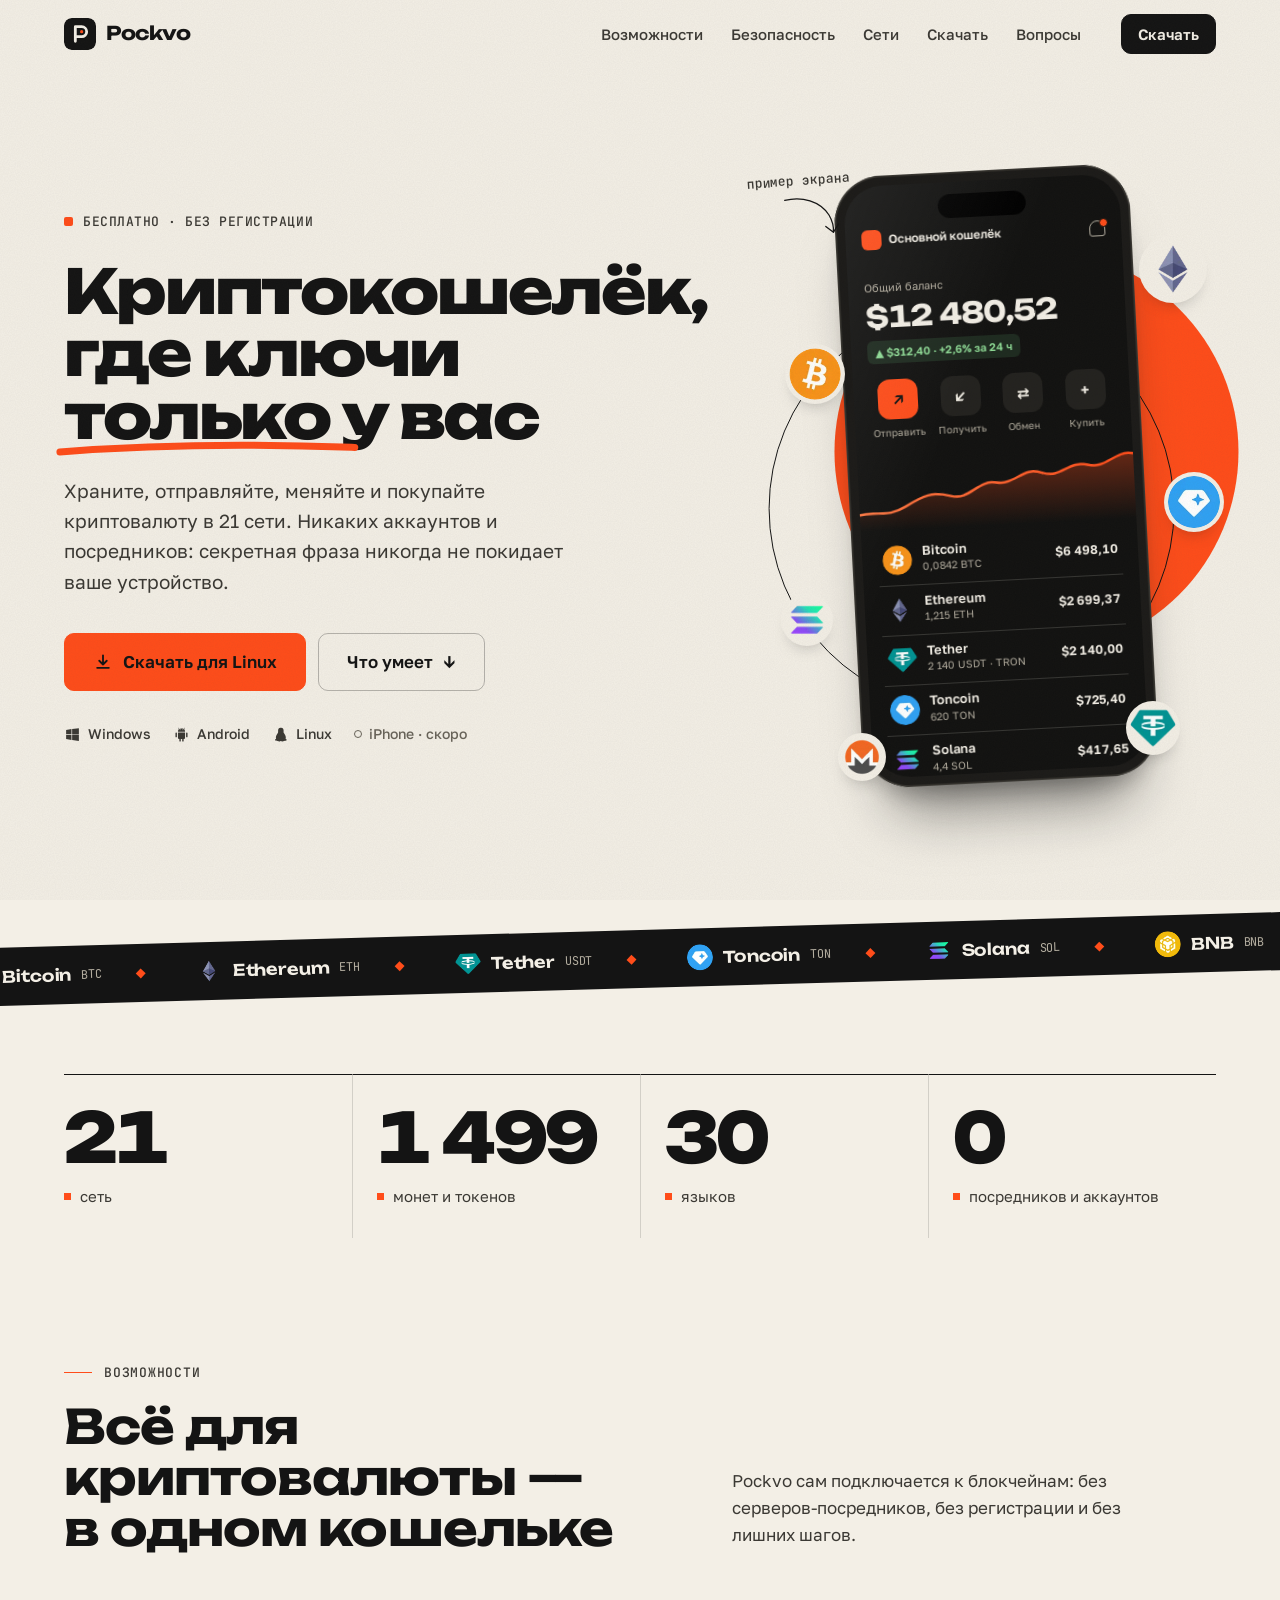
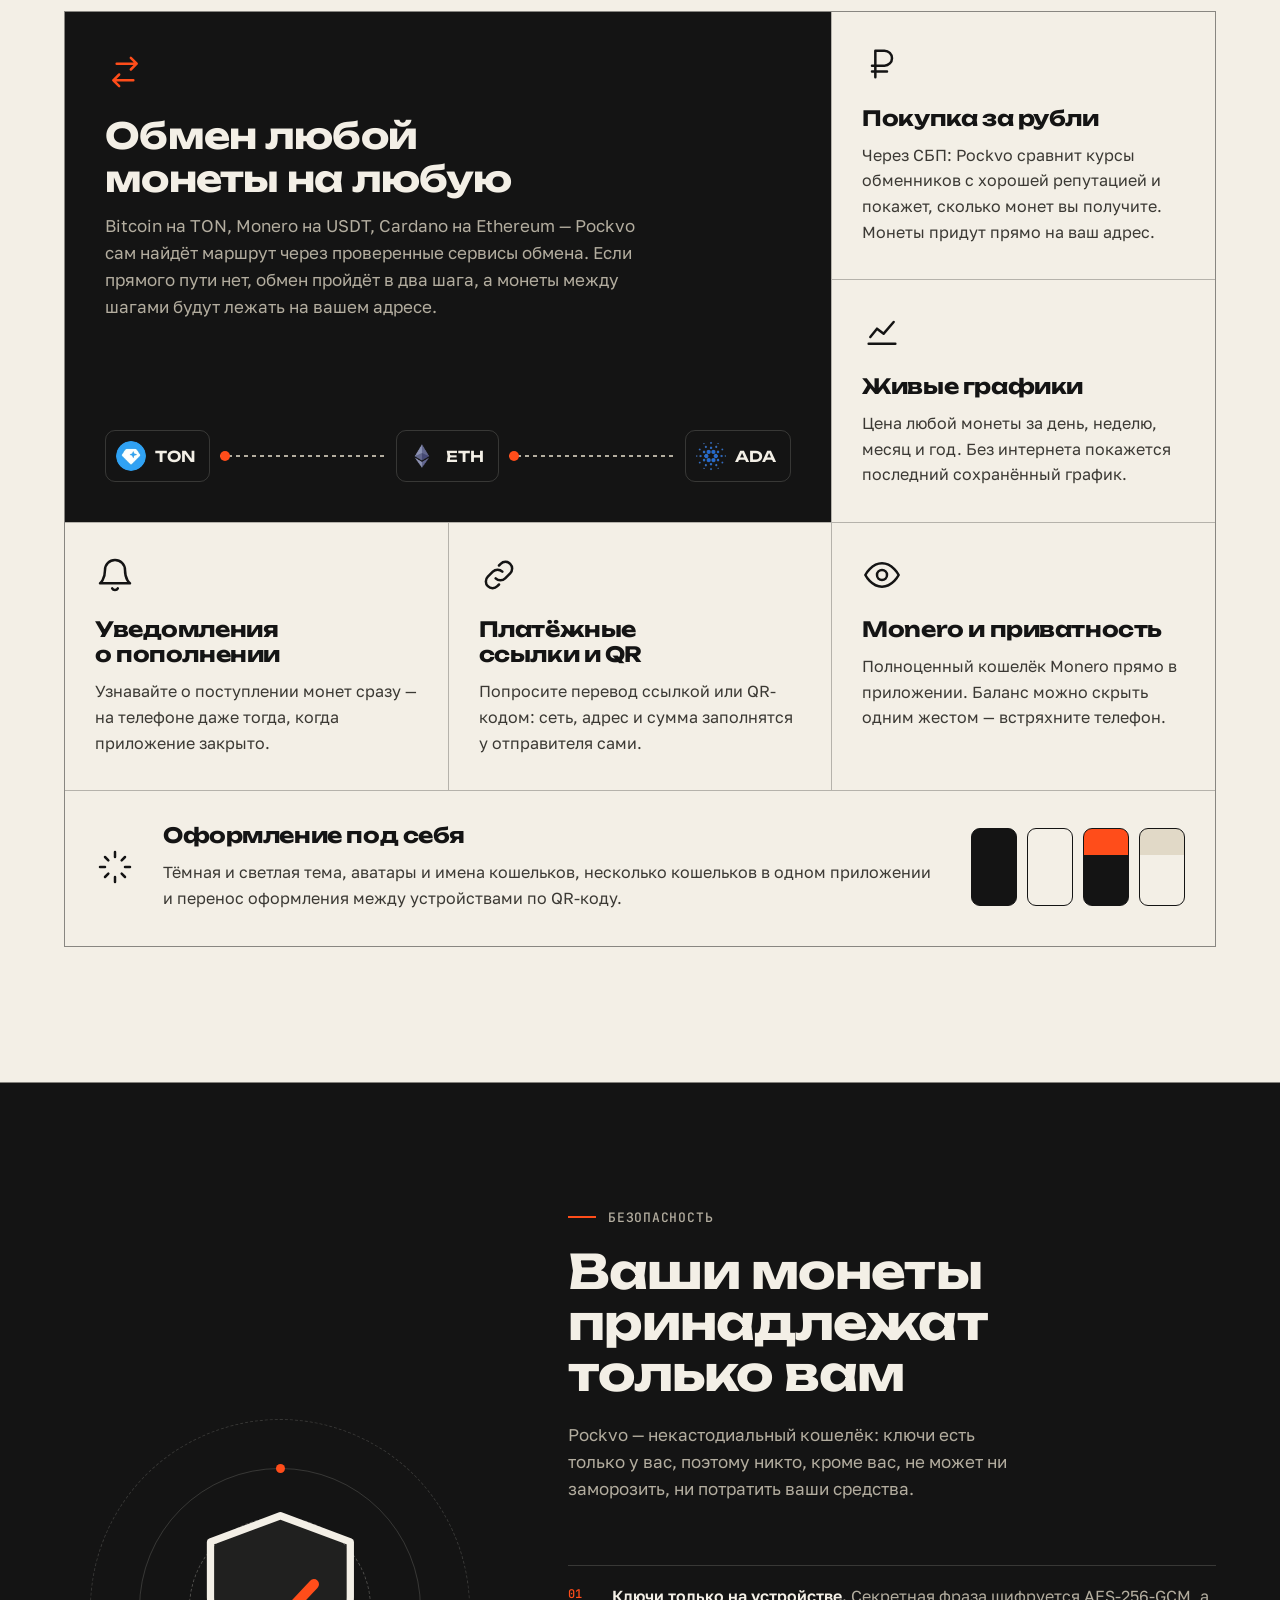
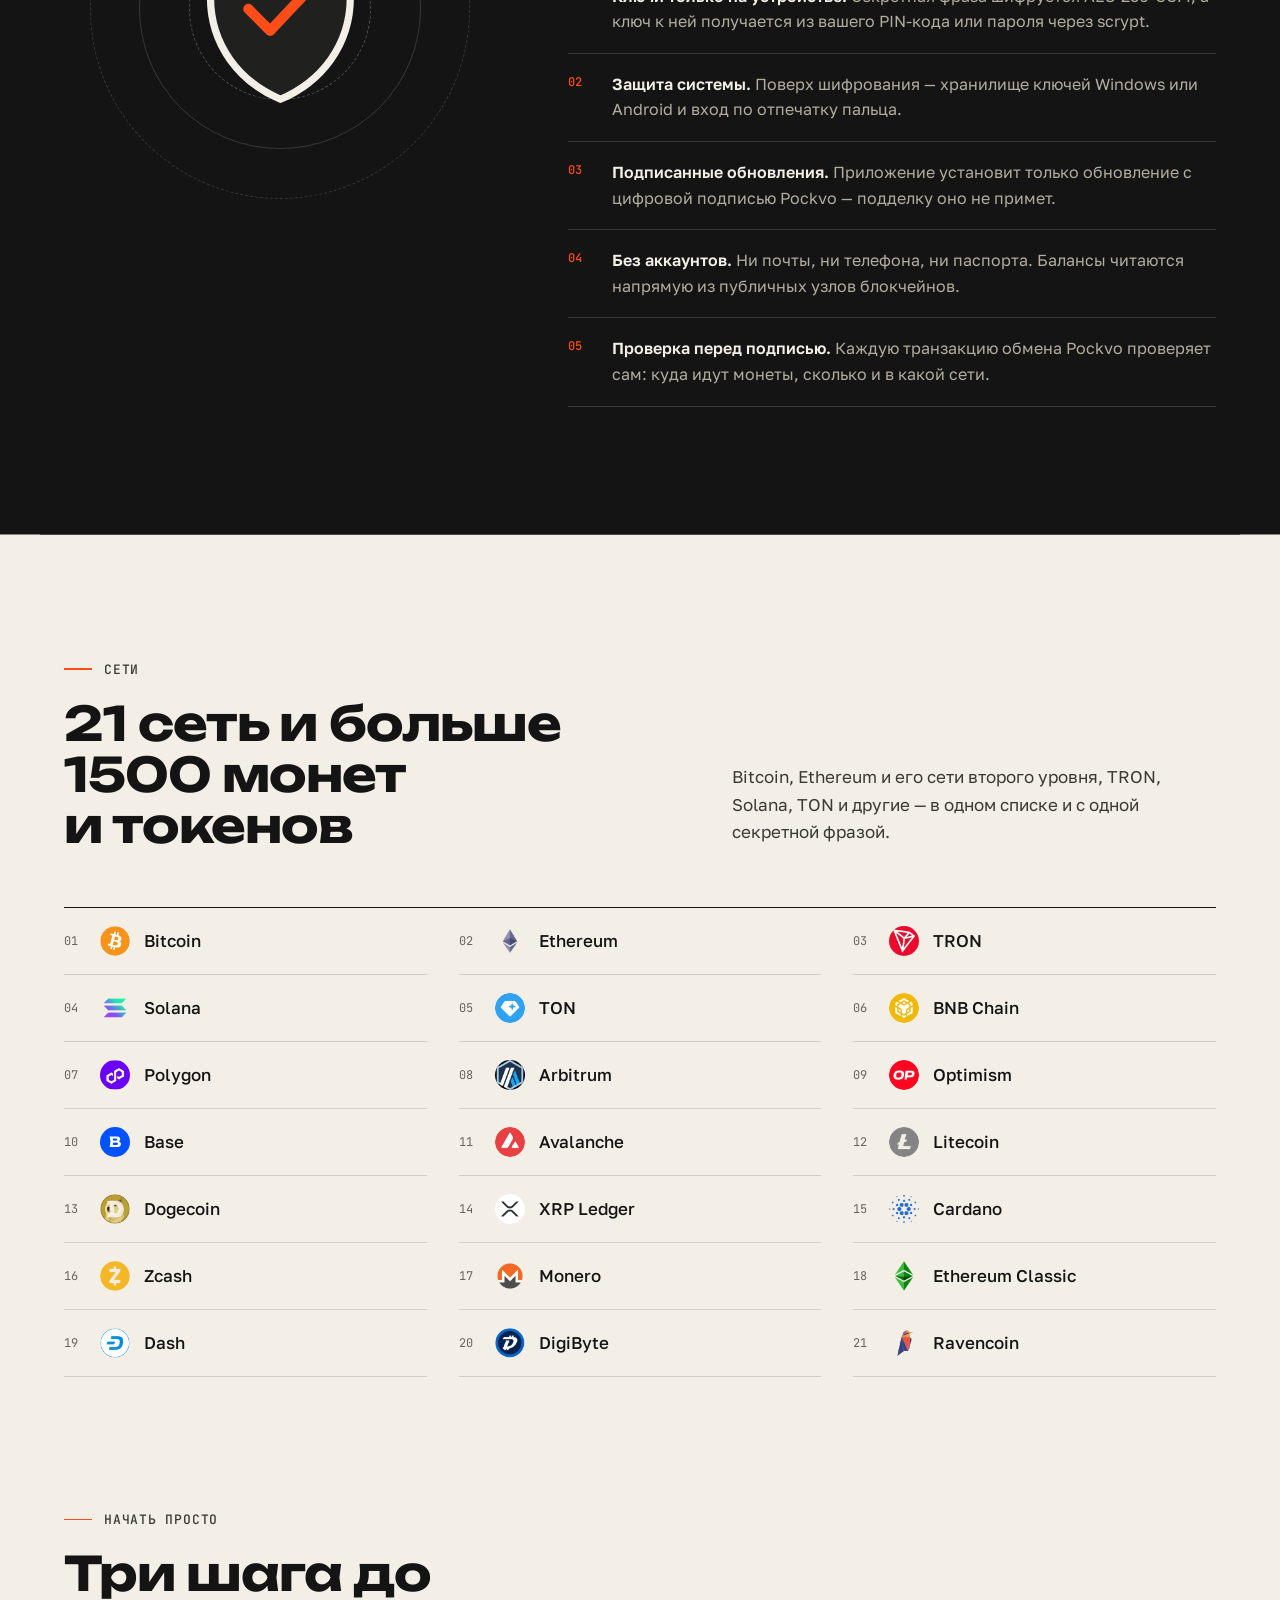
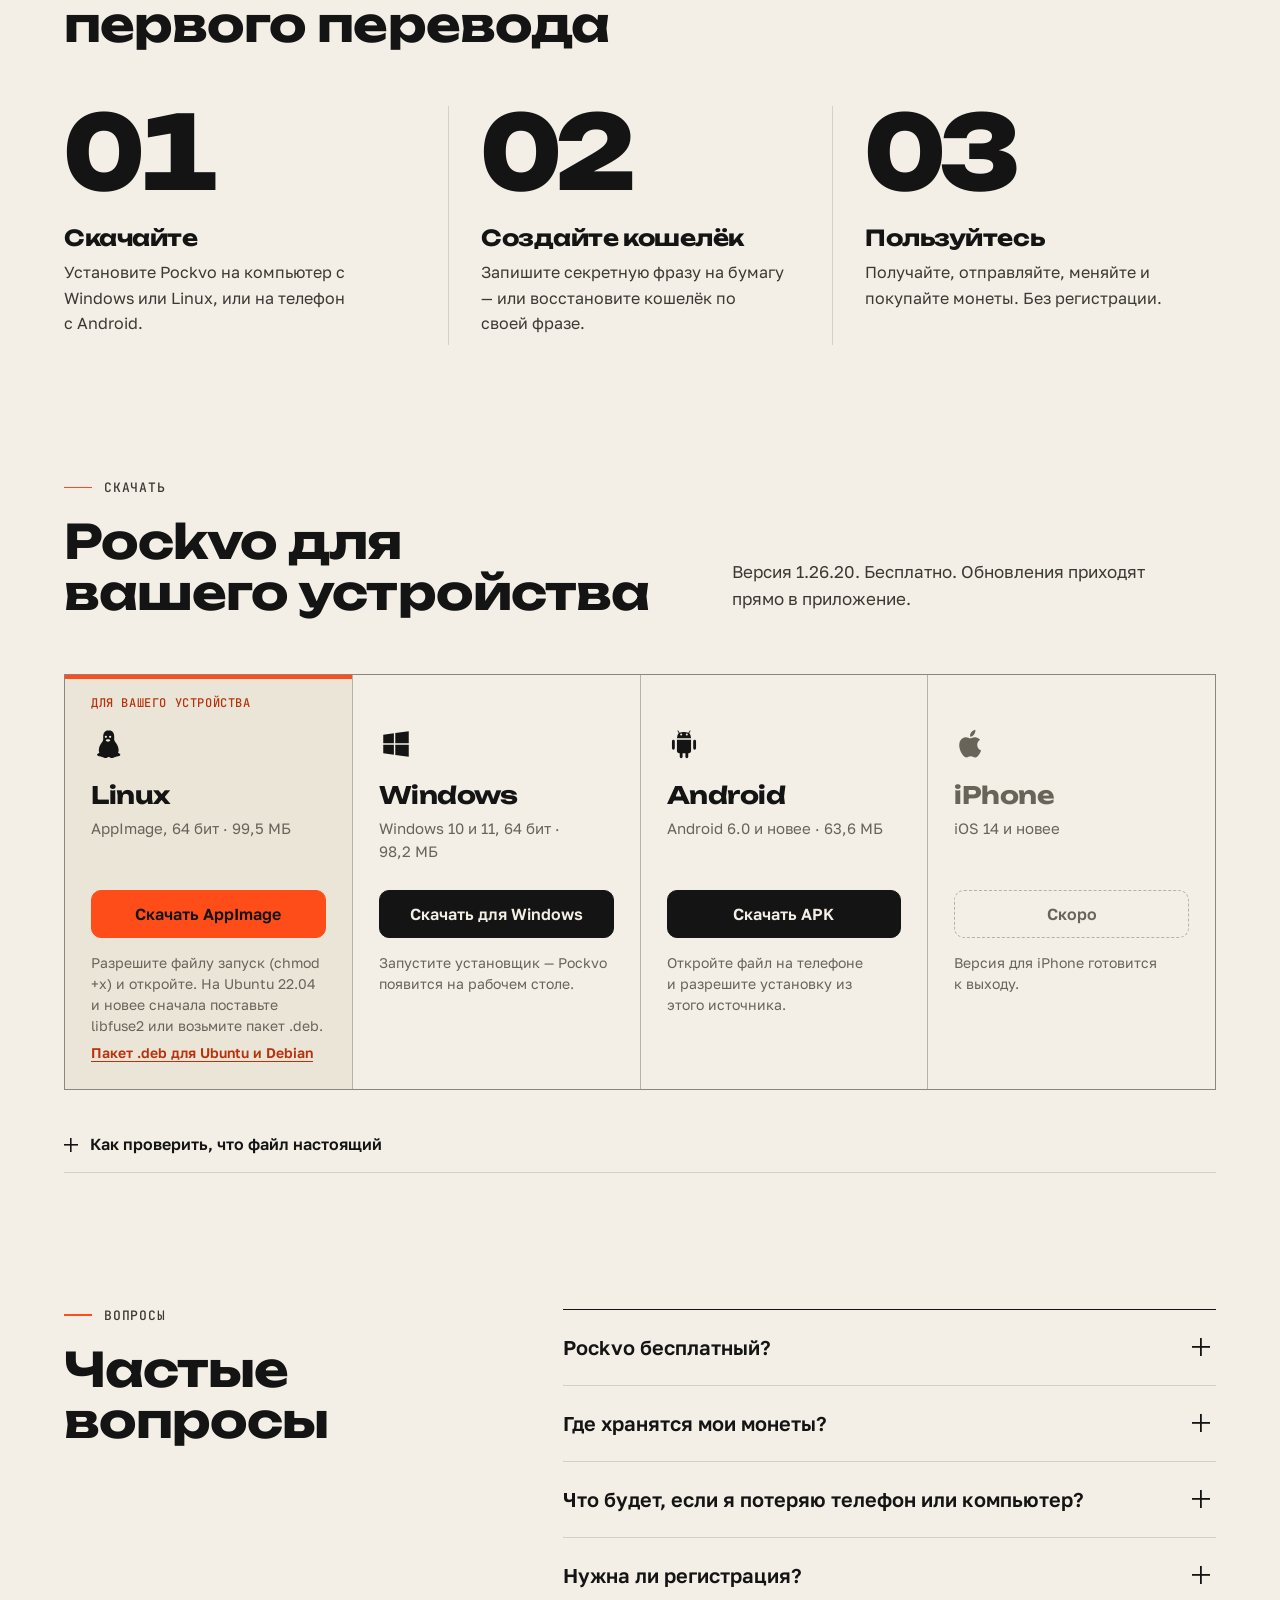
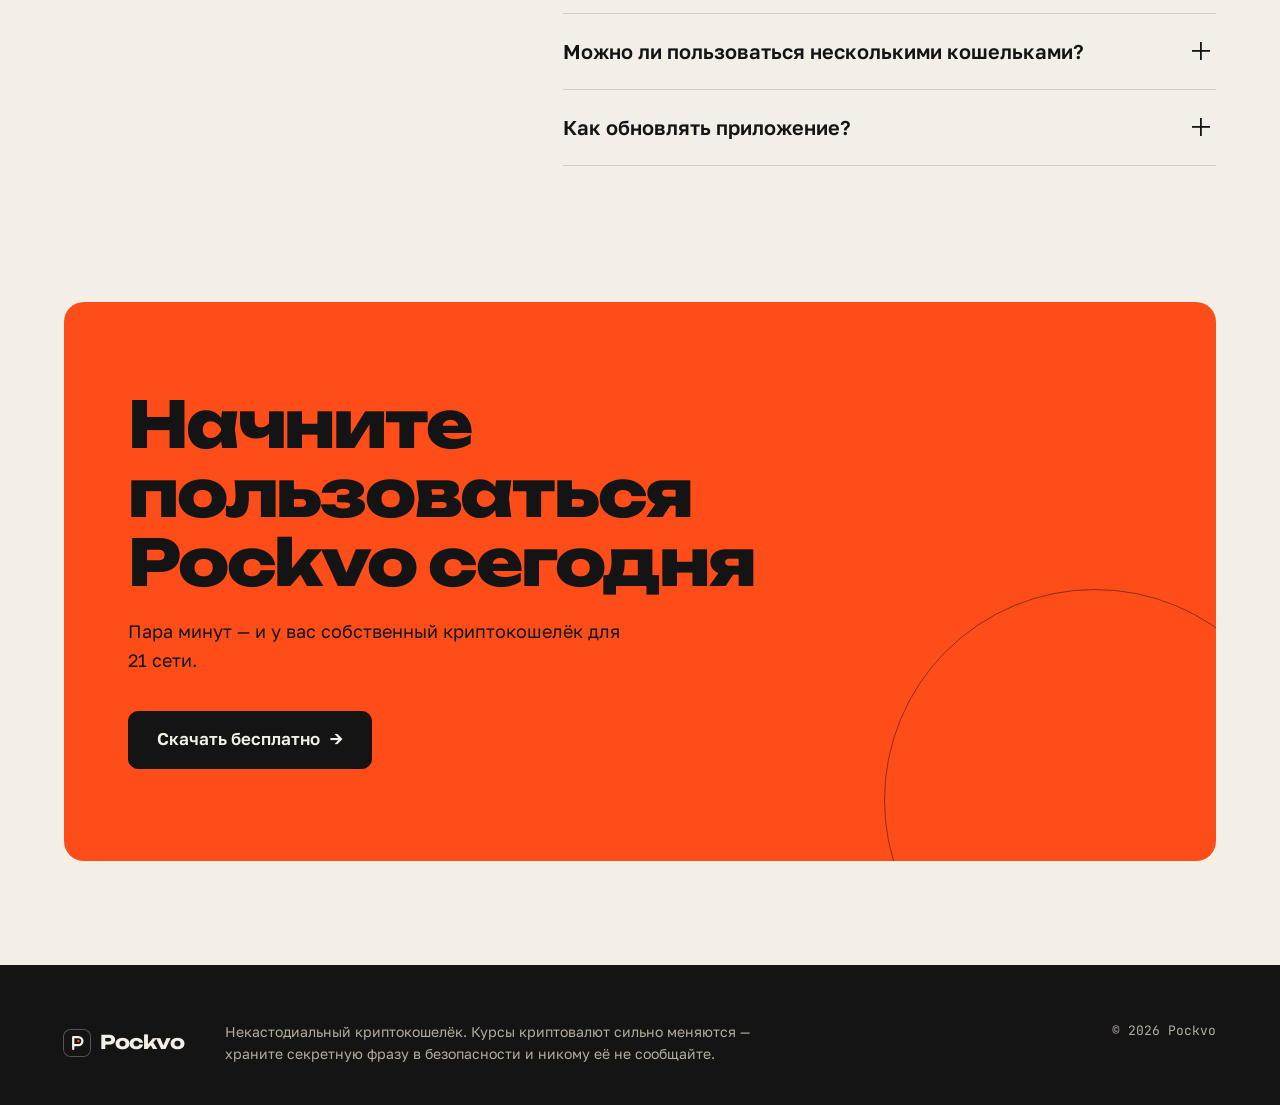
<file: index.html>
<!doctype html>
<html lang="ru">
<head>
<meta charset="utf-8" />
<meta name="viewport" content="width=device-width, initial-scale=1, viewport-fit=cover" />
<title>Pockvo — криптокошелёк, где ключи только у вас</title>
<meta name="description" content="Pockvo — бесплатный некастодиальный криптокошелёк для Windows, Android и Linux. 21 сеть, более 1500 монет и токенов, обмен любой монеты на любую, покупка за рубли. Ключи хранятся только на вашем устройстве." />
<meta name="theme-color" content="#f3efe6" />
<link rel="preconnect" href="https://fonts.googleapis.com" />
<link rel="preconnect" href="https://fonts.gstatic.com" crossorigin />
<link rel="stylesheet" href="https://fonts.googleapis.com/css2?family=Golos+Text:wght@400;500;600;700&family=JetBrains+Mono:wght@400;500&family=Unbounded:wght@500;700;800&display=swap" />
<meta property="og:title" content="Pockvo — криптокошелёк, где ключи только у вас" />
<meta property="og:description" content="21 сеть, 1500+ монет и токенов, обмен и покупка — без аккаунтов и посредников." />
<meta property="og:type" content="website" />
<meta property="og:url" content="https://pokvo.space/" />
<meta property="og:site_name" content="Pockvo" />
<meta property="og:locale" content="ru_RU" />
<meta property="og:image" content="https://pokvo.space/assets/og-image.png" />
<meta property="og:image:width" content="1200" />
<meta property="og:image:height" content="630" />
<meta property="og:image:alt" content="Pockvo — криптокошелёк, где ключи только у вас" />
<meta name="twitter:card" content="summary_large_image" />
<link rel="canonical" href="https://pokvo.space/" />
<link rel="icon" href="favicon.ico" sizes="16x16 32x32 48x48" />
<link rel="icon" href="assets/favicon-32.png" type="image/png" sizes="32x32" />
<link rel="icon" href="assets/mark.svg" type="image/svg+xml" />
<link rel="apple-touch-icon" href="assets/apple-touch-icon.png" />
<link rel="manifest" href="site.webmanifest" />
<script>document.documentElement.classList.add('js');</script>
<link rel="stylesheet" href="styles.css" />
</head>
<body>

<header class="nav" id="nav">
  <div class="wrap nav-in">
    <a class="brand" href="#top" aria-label="Pockvo — в начало">
      <img src="assets/mark.svg" alt="" width="32" height="32" />
      <span>Pockvo</span>
    </a>
    <nav class="links" id="links">
      <a href="#features">Возможности</a>
      <a href="#security">Безопасность</a>
      <a href="#networks">Сети</a>
      <a href="#download">Скачать</a>
      <a href="#faq">Вопросы</a>
    </nav>
    <a class="btn btn-sm btn-ink nav-cta" href="#download">Скачать</a>
    <button class="burger" id="burger" type="button" aria-label="Меню" aria-expanded="false" aria-controls="links"><i></i><i></i></button>
  </div>
</header>

<main id="top">
  <!-- hero -->
  <section class="hero wrap">
    <div class="hero-text">
      <span class="badge reveal"><i class="dot"></i>Бесплатно · без регистрации</span>
      <h1 class="reveal" style="--d: 80ms">Криптокошелёк,<br />где ключи <span class="mark">только у вас<svg viewBox="0 0 300 20" preserveAspectRatio="none" aria-hidden="true"><path pathLength="1" d="M3 14 C60 6 120 5 180 9 S270 15 297 7" /></svg></span></h1>
      <p class="lead reveal" style="--d: 160ms">Храните, отправляйте, меняйте и покупайте криптовалюту в 21 сети. Никаких аккаунтов и посредников: секретная фраза никогда не покидает ваше устройство.</p>
      <div class="cta reveal" style="--d: 240ms">
        <a class="btn btn-lg btn-accent" id="heroDownload" href="#download">
          <svg class="ico" viewBox="0 0 24 24" aria-hidden="true"><path d="M12 4v11m0 0-4.5-4.5M12 15l4.5-4.5M5 19h14" /></svg>
          <span id="heroDownloadText">Скачать Pockvo</span>
        </a>
        <a class="btn btn-lg btn-line" href="#features">Что умеет <span class="arr" aria-hidden="true">↓</span></a>
      </div>
      <div class="platforms reveal" style="--d: 320ms">
        <span><svg viewBox="0 0 24 24" aria-hidden="true"><path d="M3 5.5 10.5 4.4v7.1H3zm0 13 7.5 1.1v-7H3zm8.5 1.3L21 21v-8.5h-9.5zm0-15.6v7.3H21V3z" /></svg>Windows</span>
        <span><svg viewBox="0 0 24 24" aria-hidden="true"><path d="M7 9h10v8a1.5 1.5 0 0 1-1.5 1.5H15V21a1 1 0 0 1-2 0v-2.5h-2V21a1 1 0 0 1-2 0v-2.5h-.5A1.5 1.5 0 0 1 7 17zm-2.5 0a1 1 0 0 1 1 1v5a1 1 0 0 1-2 0v-5a1 1 0 0 1 1-1zm15 0a1 1 0 0 1 1 1v5a1 1 0 0 1-2 0v-5a1 1 0 0 1 1-1zM8.3 4.3l-.9-1.5a.3.3 0 0 1 .5-.3l1 1.6A6 6 0 0 1 12 3.5c1.1 0 2.2.2 3.1.6l1-1.6a.3.3 0 0 1 .5.3l-.9 1.5A5.4 5.4 0 0 1 17 8H7a5.4 5.4 0 0 1 1.3-3.7zM10 6a.7.7 0 1 0 0-1.4.7.7 0 0 0 0 1.4zm4 0a.7.7 0 1 0 0-1.4.7.7 0 0 0 0 1.4z" /></svg>Android</span>
        <span><svg viewBox="0 0 24 24" aria-hidden="true"><path d="M12 2.5c-2.2 0-3.4 1.8-3.4 4.3 0 1.4.3 2.3-.6 3.6-1.2 1.6-2.5 3.6-2.5 5.8 0 .7.1 1.3.4 1.9-.8.4-1.7.8-1.6 1.6.2.9 2.3 1 3.5 1.4 1 .3 1.8.8 2.6.8.7 0 1.2-.4 1.6-.8h1c.4.4.9.8 1.6.8.8 0 1.6-.5 2.6-.8 1.2-.4 3.3-.5 3.5-1.4.1-.8-.8-1.2-1.6-1.6.3-.6.4-1.2.4-1.9 0-2.2-1.3-4.2-2.5-5.8-.9-1.3-.6-2.2-.6-3.6 0-2.5-1.2-4.3-3.4-4.3z" /></svg>Linux</span>
        <span class="soon">iPhone · скоро</span>
      </div>
    </div>

    <div class="hero-visual reveal" style="--d: 200ms">
      <div class="orbit" aria-hidden="true">
        <img class="coin c1" src="assets/coins/bitcoin.webp" alt="" />
        <img class="coin c2" src="assets/coins/ethereum.webp" alt="" />
        <img class="coin c3" src="assets/coins/the-open-network.webp" alt="" />
        <img class="coin c4" src="assets/coins/solana.webp" alt="" />
        <img class="coin c5" src="assets/coins/tether.webp" alt="" />
        <img class="coin c6" src="assets/coins/monero.webp" alt="" />
      </div>
      <span class="hero-note" aria-hidden="true">пример экрана<svg viewBox="0 0 80 60"><path d="M4 8c22-4 44 4 54 22 4 8 5 15 4 22m0 0-9-8m9 8 7-10" /></svg></span>
      <div class="phone" id="phone" role="img" aria-label="Экран приложения Pockvo: общий баланс, график и список монет">
        <div class="phone-glare"></div>
        <div class="screen">
          <div class="notch"></div>
          <div class="app-top">
            <span class="app-wallet"><i></i>Основной кошелёк</span>
            <span class="app-bell"></span>
          </div>
          <div class="app-hero">
            <span class="app-label">Общий баланс</span>
            <div class="app-total" id="appTotal">$12 480,52</div>
            <span class="app-pill">▲ $312,40 · +2,6% за 24 ч</span>
            <div class="app-actions">
              <span><b>↗</b>Отправить</span><span><b>↙</b>Получить</span><span><b>⇄</b>Обмен</span><span><b>+</b>Купить</span>
            </div>
          </div>
          <div class="app-chart">
            <svg viewBox="0 0 300 80" preserveAspectRatio="none" aria-hidden="true">
              <defs>
                <linearGradient id="cg" x1="0" x2="0" y1="0" y2="1"><stop offset="0" stop-color="#ff4d1a" stop-opacity=".35" /><stop offset="1" stop-color="#ff4d1a" stop-opacity="0" /></linearGradient>
                <linearGradient id="cl" x1="0" x2="1"><stop offset="0" stop-color="#ff7a45" /><stop offset="1" stop-color="#ff4d1a" /></linearGradient>
              </defs>
              <path class="chart-area" d="M0 62 C20 58 30 66 50 55 S80 40 100 46 130 30 150 34 180 18 200 26 230 14 250 20 280 6 300 10 L300 80 L0 80Z" fill="url(#cg)" />
              <path class="chart-line" pathLength="1" d="M0 62 C20 58 30 66 50 55 S80 40 100 46 130 30 150 34 180 18 200 26 230 14 250 20 280 6 300 10" fill="none" stroke="url(#cl)" stroke-width="2.6" stroke-linecap="round" />
            </svg>
          </div>
          <ul class="app-list">
            <li style="--i: 0"><img src="assets/coins/bitcoin.webp" alt="" /><span><b>Bitcoin</b><em>0,0842 BTC</em></span><strong>$6 498,10</strong></li>
            <li style="--i: 1"><img src="assets/coins/ethereum.webp" alt="" /><span><b>Ethereum</b><em>1,215 ETH</em></span><strong>$2 699,37</strong></li>
            <li style="--i: 2"><img src="assets/coins/tether.webp" alt="" /><span><b>Tether</b><em>2 140 USDT · TRON</em></span><strong>$2 140,00</strong></li>
            <li style="--i: 3"><img src="assets/coins/the-open-network.webp" alt="" /><span><b>Toncoin</b><em>620 TON</em></span><strong>$725,40</strong></li>
            <li style="--i: 4"><img src="assets/coins/solana.webp" alt="" /><span><b>Solana</b><em>4,4 SOL</em></span><strong>$417,65</strong></li>
          </ul>
          <div class="toast-in"><i>✓</i>Пополнение: +120 USDT</div>
        </div>
      </div>
    </div>
  </section>

  <!-- coin ticker -->
  <section class="ticker" aria-label="Поддерживаемые монеты">
    <div class="ticker-band">
      <div class="ticker-track" id="ticker"></div>
    </div>
  </section>

  <!-- numbers -->
  <section class="wrap stats">
    <div class="stat reveal"><b data-count="21">21</b><span>сеть</span></div>
    <div class="stat reveal" style="--d: 80ms"><b data-count="1500" data-plus>1500+</b><span>монет и токенов</span></div>
    <div class="stat reveal" style="--d: 160ms"><b data-count="30" data-plus>30+</b><span>языков</span></div>
    <div class="stat reveal" style="--d: 240ms"><b>0</b><span>посредников и аккаунтов</span></div>
  </section>

  <!-- features -->
  <section class="wrap section" id="features">
    <div class="head reveal">
      <span class="eyebrow">Возможности</span>
      <h2>Всё для криптовалюты — в одном кошельке</h2>
      <p>Pockvo сам подключается к блокчейнам: без серверов-посредников, без регистрации и без лишних шагов.</p>
    </div>
    <div class="bento">
      <article class="card big spot reveal">
        <div class="card-ico"><svg viewBox="0 0 24 24" aria-hidden="true"><path d="M7 7h12m0 0-3.5-3.5M19 7l-3.5 3.5M17 17H5m0 0 3.5 3.5M5 17l3.5-3.5" /></svg></div>
        <h3>Обмен любой монеты на любую</h3>
        <p>Bitcoin на TON, Monero на USDT, Cardano на Ethereum — Pockvo сам найдёт маршрут через проверенные сервисы обмена. Если прямого пути нет, обмен пройдёт в два шага, а монеты между шагами будут лежать на вашем адресе.</p>
        <div class="swap-demo" aria-hidden="true">
          <span class="sd-coin"><img src="assets/coins/the-open-network.webp" alt="" />TON</span>
          <span class="sd-path"><i></i></span>
          <span class="sd-coin"><img src="assets/coins/ethereum.webp" alt="" />ETH</span>
          <span class="sd-path"><i></i></span>
          <span class="sd-coin"><img src="assets/coins/cardano.webp" alt="" />ADA</span>
        </div>
      </article>
      <article class="card spot reveal" style="--d: 80ms">
        <div class="card-ico"><svg viewBox="0 0 24 24" aria-hidden="true"><path d="M8 20V4h5.5a4.5 4.5 0 0 1 0 9H6m0 3.5h9" /></svg></div>
        <h3>Покупка за рубли</h3>
        <p>Через СБП: Pockvo сравнит курсы обменников с хорошей репутацией и покажет, сколько монет вы получите. Монеты придут прямо на ваш адрес.</p>
      </article>
      <article class="card spot reveal" style="--d: 120ms">
        <div class="card-ico"><svg viewBox="0 0 24 24" aria-hidden="true"><path d="M4 19h16M5 15l4-5 4 3 6-7" /></svg></div>
        <h3>Живые графики</h3>
        <p>Цена любой монеты за день, неделю, месяц и год. Без интернета покажется последний сохранённый график.</p>
      </article>
      <article class="card spot reveal" style="--d: 80ms">
        <div class="card-ico"><svg viewBox="0 0 24 24" aria-hidden="true"><path d="M6 9a6 6 0 0 1 12 0c0 6 3 8 3 8H3s3-2 3-8m4.3 11a1.9 1.9 0 0 0 3.4 0" /></svg></div>
        <h3>Уведомления о пополнении</h3>
        <p>Узнавайте о поступлении монет сразу — на телефоне даже тогда, когда приложение закрыто.</p>
      </article>
      <article class="card spot reveal" style="--d: 120ms">
        <div class="card-ico"><svg viewBox="0 0 24 24" aria-hidden="true"><path d="M10 14a4 4 0 0 0 5.7 0l3-3A4 4 0 0 0 13 5.3l-1 1M14 10a4 4 0 0 0-5.7 0l-3 3A4 4 0 0 0 11 18.7l1-1" /></svg></div>
        <h3>Платёжные ссылки и QR</h3>
        <p>Попросите перевод ссылкой или QR-кодом: сеть, адрес и сумма заполнятся у отправителя сами.</p>
      </article>
      <article class="card spot reveal" style="--d: 160ms">
        <div class="card-ico"><svg viewBox="0 0 24 24" aria-hidden="true"><path d="M2 12s3.6-7 10-7 10 7 10 7-3.6 7-10 7S2 12 2 12zm10 3a3 3 0 1 0 0-6 3 3 0 0 0 0 6z" /></svg></div>
        <h3>Monero и приватность</h3>
        <p>Полноценный кошелёк Monero прямо в приложении. Баланс можно скрыть одним жестом — встряхните телефон.</p>
      </article>
      <article class="card wide spot reveal">
        <div class="card-ico"><svg viewBox="0 0 24 24" aria-hidden="true"><path d="M12 3v3m0 12v3M3 12h3m12 0h3M6 6l2 2m8 8 2 2M6 18l2-2m8-8 2-2" /></svg></div>
        <h3>Оформление под себя</h3>
        <p>Тёмная и светлая тема, аватары и имена кошельков, несколько кошельков в одном приложении и перенос оформления между устройствами по QR-коду.</p>
        <div class="themes" aria-hidden="true"><i class="t1"></i><i class="t2"></i><i class="t3"></i><i class="t4"></i></div>
      </article>
    </div>
  </section>

  <!-- security -->
  <section class="wrap section security" id="security">
    <div class="sec-visual reveal" aria-hidden="true">
      <div class="shield">
        <i class="ring r1"></i><i class="ring r2"></i><i class="ring r3"></i>
        <svg viewBox="0 0 120 140">
          
          <path class="shield-fill" d="M60 6 12 24v38c0 33 20 58 48 70 28-12 48-37 48-70V24z" />
          <path class="shield-path" pathLength="1" d="M60 6 12 24v38c0 33 20 58 48 70 28-12 48-37 48-70V24z" fill="none" stroke="#141414" stroke-width="5" stroke-linejoin="round" />
          <path class="shield-check" pathLength="1" d="m38 70 15 15 30-32" fill="none" stroke="#ff4d1a" stroke-width="7" stroke-linecap="round" stroke-linejoin="round" />
        </svg>
      </div>
    </div>
    <div class="sec-text">
      <div class="head left reveal">
        <span class="eyebrow">Безопасность</span>
        <h2>Ваши монеты принадлежат только вам</h2>
        <p>Pockvo — некастодиальный кошелёк: ключи есть только у вас, поэтому никто, кроме вас, не может ни заморозить, ни потратить ваши средства.</p>
      </div>
      <ul class="checks">
        <li class="reveal"><b>Ключи только на устройстве.</b> Секретная фраза шифруется AES-256-GCM, а ключ к ней получается из вашего PIN-кода или пароля через scrypt.</li>
        <li class="reveal" style="--d: 60ms"><b>Защита системы.</b> Поверх шифрования — хранилище ключей Windows или Android и вход по отпечатку пальца.</li>
        <li class="reveal" style="--d: 120ms"><b>Подписанные обновления.</b> Приложение установит только обновление с цифровой подписью Pockvo — подделку оно не примет.</li>
        <li class="reveal" style="--d: 180ms"><b>Без аккаунтов.</b> Ни почты, ни телефона, ни паспорта. Балансы читаются напрямую из публичных узлов блокчейнов.</li>
        <li class="reveal" style="--d: 240ms"><b>Проверка перед подписью.</b> Каждую транзакцию обмена Pockvo проверяет сам: куда идут монеты, сколько и в какой сети.</li>
      </ul>
    </div>
  </section>

  <!-- networks -->
  <section class="wrap section" id="networks">
    <div class="head reveal">
      <span class="eyebrow">Сети</span>
      <h2>21 сеть и больше 1500 монет и токенов</h2>
      <p>Bitcoin, Ethereum и его сети второго уровня, TRON, Solana, TON и другие — в одном списке и с одной секретной фразой.</p>
    </div>
    <div class="nets" id="nets"></div>
  </section>

  <!-- steps -->
  <section class="wrap section">
    <div class="head reveal">
      <span class="eyebrow">Начать просто</span>
      <h2>Три шага до первого перевода</h2>
    </div>
    <ol class="steps">
      <li class="step spot reveal"><span class="num" aria-hidden="true">01</span><h3>Скачайте</h3><p>Установите Pockvo на компьютер с Windows или Linux, или на телефон с Android.</p></li>
      <li class="step spot reveal" style="--d: 100ms"><span class="num" aria-hidden="true">02</span><h3>Создайте кошелёк</h3><p>Запишите секретную фразу на бумагу — или восстановите кошелёк по своей фразе.</p></li>
      <li class="step spot reveal" style="--d: 200ms"><span class="num" aria-hidden="true">03</span><h3>Пользуйтесь</h3><p>Получайте, отправляйте, меняйте и покупайте монеты. Без регистрации.</p></li>
    </ol>
  </section>

  <!-- download -->
  <section class="wrap section" id="download">
    <div class="head reveal">
      <span class="eyebrow">Скачать</span>
      <h2>Pockvo для вашего устройства</h2>
      <p id="versionLine">Бесплатно. Обновления приходят прямо в приложение.</p>
    </div>
    <div class="dl">
      <article class="dl-card reveal" data-os="windows">
        <span class="dl-yours">Для вашего устройства</span>
        <div class="dl-ico"><svg viewBox="0 0 24 24" aria-hidden="true"><path d="M3 5.5 10.5 4.4v7.1H3zm0 13 7.5 1.1v-7H3zm8.5 1.3L21 21v-8.5h-9.5zm0-15.6v7.3H21V3z" /></svg></div>
        <h3>Windows</h3>
        <p class="dl-meta" data-meta="windows">Windows 10 и 11, 64 бит</p>
        <a class="btn btn-block btn-ink dl-btn is-off" data-dl="windows" href="#download" aria-disabled="true">Скоро</a>
        <p class="dl-hint">Запустите установщик — Pockvo появится на рабочем столе.</p>
      </article>
      <article class="dl-card reveal" style="--d: 80ms" data-os="android">
        <span class="dl-yours">Для вашего устройства</span>
        <div class="dl-ico"><svg viewBox="0 0 24 24" aria-hidden="true"><path d="M7 9h10v8a1.5 1.5 0 0 1-1.5 1.5H15V21a1 1 0 0 1-2 0v-2.5h-2V21a1 1 0 0 1-2 0v-2.5h-.5A1.5 1.5 0 0 1 7 17zm-2.5 0a1 1 0 0 1 1 1v5a1 1 0 0 1-2 0v-5a1 1 0 0 1 1-1zm15 0a1 1 0 0 1 1 1v5a1 1 0 0 1-2 0v-5a1 1 0 0 1 1-1zM8.3 4.3l-.9-1.5a.3.3 0 0 1 .5-.3l1 1.6A6 6 0 0 1 12 3.5c1.1 0 2.2.2 3.1.6l1-1.6a.3.3 0 0 1 .5.3l-.9 1.5A5.4 5.4 0 0 1 17 8H7a5.4 5.4 0 0 1 1.3-3.7zM10 6a.7.7 0 1 0 0-1.4.7.7 0 0 0 0 1.4zm4 0a.7.7 0 1 0 0-1.4.7.7 0 0 0 0 1.4z" /></svg></div>
        <h3>Android</h3>
        <p class="dl-meta" data-meta="android">Android 6.0 и новее</p>
        <a class="btn btn-block btn-ink dl-btn is-off" data-dl="android" href="#download" aria-disabled="true">Скоро</a>
        <p class="dl-hint">Откройте файл на телефоне и разрешите установку из этого источника.</p>
      </article>
      <article class="dl-card reveal" style="--d: 160ms" data-os="linux">
        <span class="dl-yours">Для вашего устройства</span>
        <div class="dl-ico"><svg viewBox="0 0 24 24" aria-hidden="true"><path d="M12 2.5c-2.2 0-3.4 1.8-3.4 4.3 0 1.4.3 2.3-.6 3.6-1.2 1.6-2.5 3.6-2.5 5.8 0 .7.1 1.3.4 1.9-.8.4-1.7.8-1.6 1.6.2.9 2.3 1 3.5 1.4 1 .3 1.8.8 2.6.8.7 0 1.2-.4 1.6-.8h1c.4.4.9.8 1.6.8.8 0 1.6-.5 2.6-.8 1.2-.4 3.3-.5 3.5-1.4.1-.8-.8-1.2-1.6-1.6.3-.6.4-1.2.4-1.9 0-2.2-1.3-4.2-2.5-5.8-.9-1.3-.6-2.2-.6-3.6 0-2.5-1.2-4.3-3.4-4.3zm-1.5 3.6a.8.8 0 1 1 0 1.6.8.8 0 0 1 0-1.6zm3 0a.8.8 0 1 1 0 1.6.8.8 0 0 1 0-1.6zM12 8.6c.7 0 1.6.4 1.6.8s-.9 1-1.6 1-1.6-.6-1.6-1 .9-.8 1.6-.8z" /></svg></div>
        <h3>Linux</h3>
        <p class="dl-meta" data-meta="linux">AppImage, 64 бит</p>
        <a class="btn btn-block btn-ink dl-btn is-off" data-dl="linux" href="#download" aria-disabled="true">Скоро</a>
        <p class="dl-hint">Разрешите файлу запуск (chmod +x) и откройте. На Ubuntu 22.04 и новее сначала поставьте libfuse2 или возьмите пакет .deb. <a class="dl-alt" data-dl-deb href="#download" hidden>Пакет .deb для Ubuntu и Debian</a></p>
      </article>
      <article class="dl-card soon reveal" style="--d: 240ms" data-os="ios">
        <span class="dl-yours">Для вашего устройства</span>
        <div class="dl-ico"><svg viewBox="0 0 24 24" aria-hidden="true"><path d="M16.4 12.6c0-2.4 2-3.5 2-3.6a4.3 4.3 0 0 0-3.4-1.8c-1.4-.2-2.8.8-3.5.8s-1.9-.8-3.1-.8a4.6 4.6 0 0 0-3.9 2.4c-1.7 2.9-.4 7.2 1.2 9.5.8 1.1 1.7 2.4 3 2.4 1.2-.1 1.6-.8 3.1-.8s1.8.8 3.1.8 2.1-1.2 2.9-2.3a10 10 0 0 0 1.3-2.7 4.2 4.2 0 0 1-2.7-3.9zM14.1 5.5A4.2 4.2 0 0 0 15.1 2a4.3 4.3 0 0 0-2.8 1.5 4 4 0 0 0-1 3.4 3.6 3.6 0 0 0 2.8-1.4z" /></svg></div>
        <h3>iPhone</h3>
        <p class="dl-meta">iOS 14 и новее</p>
        <span class="btn btn-block btn-disabled">Скоро</span>
        <p class="dl-hint">Версия для iPhone готовится к выходу.</p>
      </article>
    </div>
    <details class="verify reveal">
      <summary>Как проверить, что файл настоящий</summary>
      <div class="verify-body">
        <p>Скачивайте Pockvo только с этого сайта. У каждого файла есть контрольная сумма SHA-256 — она должна совпасть с суммой скачанного файла. В Windows её показывает команда <code>certutil -hashfile файл SHA256</code>.</p>
        <div class="sums" id="sums"><p class="muted">Контрольные суммы появятся вместе с файлами.</p></div>
      </div>
    </details>
  </section>

  <!-- faq -->
  <section class="wrap section narrow" id="faq">
    <div class="head reveal">
      <span class="eyebrow">Вопросы</span>
      <h2>Частые вопросы</h2>
    </div>
    <div class="faq">
      <details class="reveal"><summary>Pockvo бесплатный?</summary><div class="faq-a"><p>Да. Скачивание и использование бесплатны. При переводах вы платите только комиссию сети, при обмене — комиссию сервиса обмена; она видна до подтверждения.</p></div></details>
      <details class="reveal"><summary>Где хранятся мои монеты?</summary><div class="faq-a"><p>Монеты всегда находятся в блокчейне, а Pockvo хранит только ключи к ним — зашифрованными на вашем устройстве. Без вас никто не может распоряжаться вашими средствами.</p></div></details>
      <details class="reveal"><summary>Что будет, если я потеряю телефон или компьютер?</summary><div class="faq-a"><p>Установите Pockvo на новое устройство и восстановите кошелёк по секретной фразе из 12 слов. Поэтому фразу важно записать на бумагу и хранить в надёжном месте.</p></div></details>
      <details class="reveal"><summary>Нужна ли регистрация?</summary><div class="faq-a"><p>Для самого кошелька — нет: ни почты, ни телефона, ни документов. У сторонних сервисов покупки и обмена могут быть свои правила — Pockvo показывает их до перехода.</p></div></details>
      <details class="reveal"><summary>Можно ли пользоваться несколькими кошельками?</summary><div class="faq-a"><p>Да. В Pockvo можно создать или добавить несколько кошельков и быстро переключаться между ними.</p></div></details>
      <details class="reveal"><summary>Как обновлять приложение?</summary><div class="faq-a"><p>Pockvo сам проверяет обновления и устанавливает их в одно нажатие. Каждое обновление подписано — приложение не примет поддельный файл.</p></div></details>
    </div>
  </section>

  <!-- final call -->
  <section class="wrap section">
    <div class="final reveal">
      <h2>Начните пользоваться Pockvo сегодня</h2>
      <p>Пара минут — и у вас собственный криптокошелёк для 21 сети.</p>
      <a class="btn btn-lg btn-accent" href="#download">Скачать бесплатно <span class="arr" aria-hidden="true">→</span></a>
    </div>
  </section>
</main>

<footer class="foot">
  <div class="wrap foot-in">
    <a class="brand" href="#top"><img src="assets/mark.svg" alt="" width="26" height="26" /><span>Pockvo</span></a>
    <p>Некастодиальный криптокошелёк. Курсы криптовалют сильно меняются — храните секретную фразу в безопасности и никому её не сообщайте.</p>
    <span class="copy">© <span id="year">2026</span> Pockvo</span>
  </div>
</footer>

<script src="app.js" defer></script>
</body>
</html>
</file>
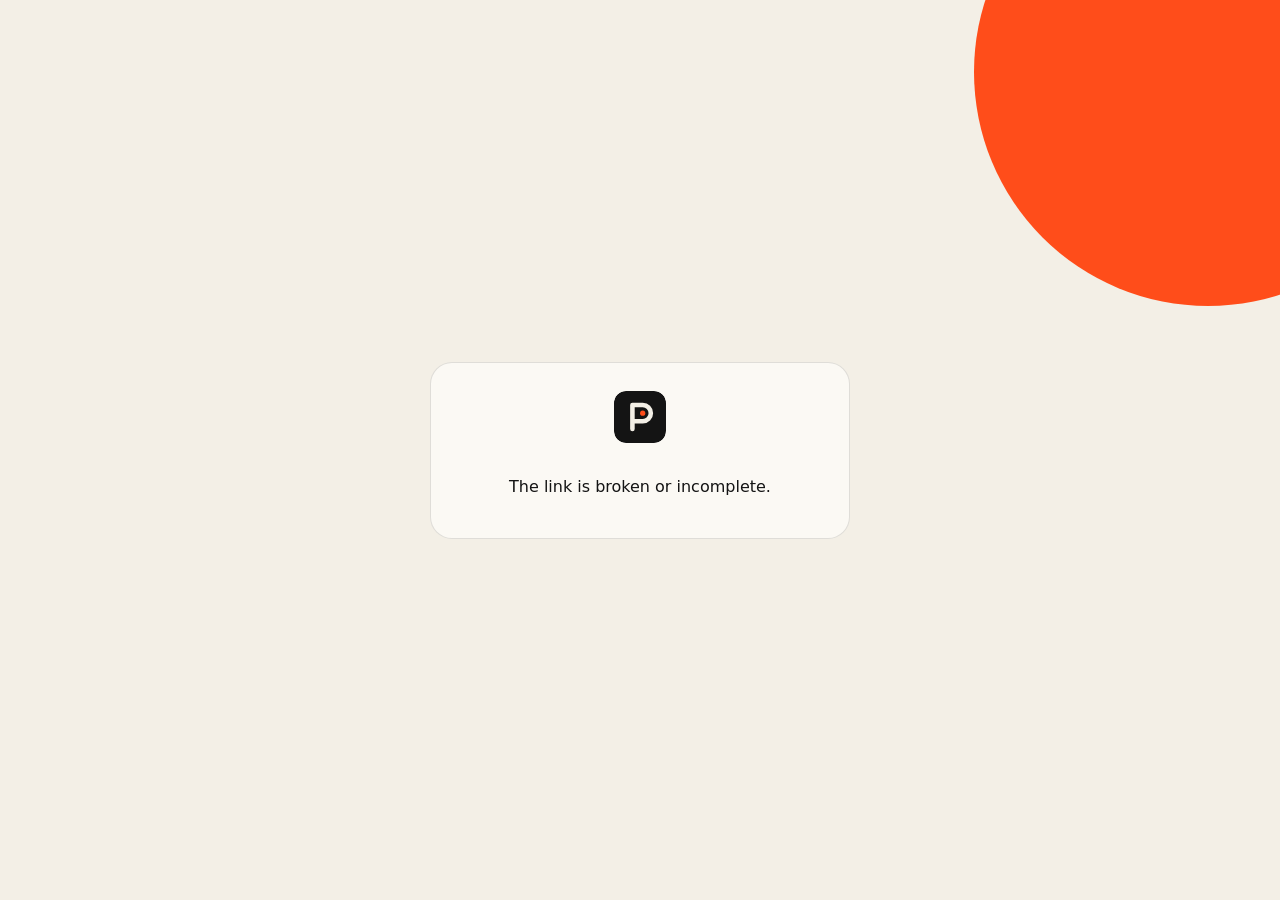
<file: pay/index.html>
<!doctype html>
<html lang="ru">
<head>
<meta charset="utf-8">
<meta name="viewport" content="width=device-width, initial-scale=1, viewport-fit=cover">
<meta name="referrer" content="no-referrer">
<meta name="robots" content="noindex">
<title>Pockvo — запрос на перевод</title>
<link rel="icon" href="../favicon.ico" sizes="16x16 32x32 48x48">
<link rel="icon" href="../assets/mark.svg" type="image/svg+xml">
<link rel="apple-touch-icon" href="../assets/apple-touch-icon.png">
<style>
  :root { --bg:#121211; --card:#1c1b19; --line:rgba(243,239,230,.1); --text:#f3efe6; --muted:#a39d90; --accent:#ff4d1a; --ink:#141414; --warn:#f2c14e; color-scheme: dark; }
  @media (prefers-color-scheme: light) { :root { --bg:#f3efe6; --card:#fbf9f4; --line:rgba(20,20,20,.12); --text:#141414; --muted:#69645a; --warn:#8a5d00; color-scheme: light; } }
  * { box-sizing: border-box; }
  body { margin: 0; min-height: 100vh; font-family: system-ui, -apple-system, 'Segoe UI', Roboto, sans-serif; background: var(--bg); color: var(--text); display: grid; place-items: center; padding: 24px 16px; overflow-x: hidden; }
  body::before { content: ''; position: fixed; z-index: -1; top: -18vmin; right: -18vmin; width: 52vmin; height: 52vmin; border-radius: 50%; background: var(--accent); }
  .card { width: 100%; max-width: 420px; background: var(--card); border: 1px solid var(--line); border-radius: 22px; padding: 28px 22px 22px; animation: in .6s cubic-bezier(.22,1,.36,1) both; }
  @keyframes in { from { opacity: 0; transform: translateY(16px); } }
  @media (prefers-reduced-motion: reduce) { .card { animation: none; } }
  .logo { width: 52px; height: 52px; border-radius: 12px; margin: 0 auto 14px; background: url('../assets/mark.svg') center / cover no-repeat; color: transparent; font-size: 0; }
  .who { text-align: center; color: var(--muted); font-weight: 600; font-size: 15px; }
  .amount { text-align: center; font-size: 36px; font-weight: 800; letter-spacing: -.03em; margin: 6px 0 2px; word-break: break-word; font-variant-numeric: tabular-nums; }
  .net { text-align: center; font-weight: 700; font-size: 14px; }
  .net span { display: inline-block; padding: 4px 10px; border-radius: 7px; background: rgba(255,77,26,.14); color: var(--accent); }
  .memo { text-align: center; color: var(--muted); font-style: italic; margin-top: 10px; word-break: break-word; }
  .label { margin: 22px 0 8px; font-size: 13px; color: var(--muted); font-weight: 650; }
  .addr { font-family: ui-monospace, Consolas, monospace; font-size: 14px; line-height: 1.55; padding: 14px; border-radius: 12px; border: 1px solid var(--line); word-break: break-all; background: rgba(127,120,100,.08); }
  .btn { display: flex; align-items: center; justify-content: center; gap: 8px; width: 100%; height: 52px; border-radius: 12px; border: 0; font: inherit; font-weight: 700; font-size: 15px; cursor: pointer; text-decoration: none; margin-top: 10px; transition: background-color .2s, color .2s, transform .15s; }
  .btn:active { transform: scale(.97); }
  .btn:focus-visible { outline: 2px solid var(--accent); outline-offset: 2px; }
  .primary { background: var(--accent); color: var(--ink); }
  .primary:hover { background: var(--text); color: var(--bg); }
  .secondary { background: transparent; color: var(--text); border: 1.5px solid var(--line); }
  .secondary:hover { border-color: var(--text); }
  .warn { margin-top: 16px; font-size: 13px; line-height: 1.5; color: var(--warn); background: rgba(242,193,78,.08); border: 1px solid rgba(242,193,78,.3); padding: 12px 14px; border-radius: 12px; }
  .foot { margin-top: 14px; text-align: center; font-size: 12.5px; color: var(--muted); }
  .foot a { color: var(--muted); }
  .bad { text-align: center; padding: 20px 0; }
  .toast { position: fixed; left: 50%; bottom: 24px; transform: translate(-50%, 30px); opacity: 0; background: var(--card); border: 1px solid var(--line); padding: 10px 16px; border-radius: 10px; font-weight: 700; transition: .3s; }
  .toast.on { transform: translate(-50%, 0); opacity: 1; }
</style>
</head>
<body>
<main class="card" id="card"></main>
<div class="toast" id="toast"></div>
<script>
(function () {
  var ru = /^(ru|uk|be|kk)/i.test(navigator.language || '');
  var L = ru ? {
    asks: ' просит перевести', req: 'Запрос на перевод', any: 'Любая сумма', net: 'Сеть', addr: 'Адрес получателя',
    open: 'Открыть в Pockvo', copy: 'Скопировать адрес', copied: 'Адрес скопирован', get: 'Скачать Pockvo',
    warn: 'Отправляйте только {s} в сети {n}. Монеты из другой сети пропадут. Сверьте адрес с получателем.',
    bad: 'Ссылка повреждена или неполная.', note: 'Данные ссылки не отправляются на сервер.'
  } : {
    asks: ' asks you to send', req: 'Payment request', any: 'Any amount', net: 'Network', addr: 'Recipient address',
    open: 'Open in Pockvo', copy: 'Copy address', copied: 'Address copied', get: 'Get Pockvo',
    warn: 'Send only {s} on the {n} network. Coins from another network will be lost. Check the address with the recipient.',
    bad: 'The link is broken or incomplete.', note: 'The link details are never sent to a server.'
  };
  var NETS = { btc: 'Bitcoin', ltc: 'Litecoin', eth: 'Ethereum', bsc: 'BNB Smart Chain', polygon: 'Polygon', arbitrum: 'Arbitrum One', optimism: 'Optimism', base: 'Base', avax: 'Avalanche C-Chain', sol: 'Solana', tron: 'TRON' };
  var q = new URLSearchParams(location.hash.slice(1));
  var c = q.get('c'), to = q.get('to') || '', amt = q.get('amt') || '', s = (q.get('s') || '').slice(0, 16), n = (q.get('n') || '').slice(0, 40), m = (q.get('m') || '').slice(0, 80);
  var card = document.getElementById('card');
  function el(tag, cls, text) { var e = document.createElement(tag); if (cls) e.className = cls; if (text != null) e.textContent = text; card.appendChild(e); return e; }
  el('div', 'logo', 'P');
  if (!c || !Object.prototype.hasOwnProperty.call(NETS, c) || !to || to.length > 120 || (amt && !/^\d{1,18}(\.\d{1,18})?$/.test(amt))) { el('div', 'bad', L.bad); return; }
  el('div', 'who', n ? n + L.asks : L.req);
  el('div', 'amount', amt ? amt + ' ' + s : L.any + (s ? ' · ' + s : ''));
  var net = el('div', 'net'); var sp = document.createElement('span'); sp.textContent = NETS[c]; net.appendChild(sp);
  if (m) el('div', 'memo', '«' + m + '»');
  el('div', 'label', L.addr);
  el('div', 'addr', to);
  var app = el('a', 'btn primary', L.open); app.href = 'pockvo://pay?' + location.hash.slice(1);
  var cp = el('button', 'btn secondary', L.copy);
  cp.onclick = function () {
    (navigator.clipboard ? navigator.clipboard.writeText(to) : Promise.reject()).then(function () {
      var tt = document.getElementById('toast'); tt.textContent = L.copied; tt.className = 'toast on'; setTimeout(function () { tt.className = 'toast'; }, 1800);
    }).catch(function () { prompt(L.addr, to); });
  };
  el('div', 'warn', L.warn.replace('{s}', s || '—').replace('{n}', NETS[c]));
  var foot = el('div', 'foot'); var a = document.createElement('a'); a.href = 'https://pokvo.space/#download'; a.textContent = L.get; foot.appendChild(a);
  foot.appendChild(document.createTextNode(' · ' + L.note));
})();
</script>
</body>
</html>
</file>
<file: styles.css>
/* Pockvo — website. Paper, ink and one signal orange. */
:root {
  --paper: #f3efe6;
  --paper-2: #ebe5d8;
  --paper-3: #e1d9c7;
  --ink: #141414;
  --ink-2: #3b3934;
  --muted: #69645a;
  --line: rgba(20, 20, 20, 0.14);
  --line-2: rgba(20, 20, 20, 0.28);
  --accent: #ff4d1a;
  --accent-text: #b8320b;
  --on-ink: #f3efe6;
  --on-ink-muted: #b3ad9f;
  --on-ink-line: rgba(243, 239, 230, 0.16);
  --display: Unbounded, "Golos Text", system-ui, sans-serif;
  --sans: "Golos Text", "Segoe UI", system-ui, -apple-system, Roboto, Arial, sans-serif;
  --mono: "JetBrains Mono", ui-monospace, "Cascadia Mono", Consolas, monospace;
  --ease: cubic-bezier(0.22, 1, 0.36, 1);
  --ease-io: cubic-bezier(0.65, 0, 0.35, 1);
  --nav-h: 68px;
  --gutter: 24px;
  color-scheme: light;
}

* { box-sizing: border-box; }
html { overflow-x: clip; scroll-padding-top: calc(var(--nav-h) + 16px); -webkit-text-size-adjust: 100%; }
body {
  margin: 0;
  background: var(--paper);
  color: var(--ink);
  font: 17px/1.6 var(--sans);
  -webkit-font-smoothing: antialiased;
  text-rendering: optimizeLegibility;
  overflow-x: clip;
}
/* fine paper grain */
body::after {
  content: "";
  position: fixed;
  inset: 0;
  z-index: 90;
  pointer-events: none;
  opacity: 0.32;
  background-image: url("data:image/svg+xml,%3Csvg xmlns='http://www.w3.org/2000/svg' width='220' height='220'%3E%3Cfilter id='n'%3E%3CfeTurbulence type='fractalNoise' baseFrequency='.85' numOctaves='2' stitchTiles='stitch'/%3E%3CfeColorMatrix values='0 0 0 0 .08 0 0 0 0 .07 0 0 0 0 .05 0 0 0 .18 0'/%3E%3C/filter%3E%3Crect width='100%25' height='100%25' filter='url(%23n)'/%3E%3C/svg%3E");
}
img { display: block; max-width: 100%; }
a { color: inherit; text-decoration: none; }
h1, h2, h3 { margin: 0; font-family: var(--display); font-weight: 700; letter-spacing: -0.02em; line-height: 1.08; text-wrap: balance; }
p { margin: 0; text-wrap: pretty; }
code { font: 0.86em var(--mono); background: var(--paper-3); padding: 2px 6px; border-radius: 4px; overflow-wrap: anywhere; }
::selection { background: var(--accent); color: var(--ink); }
:focus-visible { outline: 2px solid var(--accent); outline-offset: 3px; border-radius: 4px; }
.wrap { width: 100%; max-width: 1200px; margin-left: auto; margin-right: auto; padding-left: var(--gutter); padding-right: var(--gutter); }
.muted { color: var(--muted); }

/* ---------- buttons ---------- */
.btn {
  --h: 48px;
  position: relative;
  display: inline-flex;
  align-items: center;
  justify-content: center;
  gap: 10px;
  min-height: var(--h);
  padding: 0 22px;
  border: 1.5px solid var(--ink);
  border-radius: 10px;
  font: 600 16px/1.2 var(--sans);
  white-space: nowrap;
  cursor: pointer;
  transition: background-color 0.25s var(--ease), color 0.25s var(--ease), border-color 0.25s var(--ease), transform 0.16s var(--ease);
  -webkit-tap-highlight-color: transparent;
  touch-action: manipulation;
}
.btn:active { transform: scale(0.97); }
.btn-sm { --h: 40px; padding: 0 16px; font-size: 15px; }
.btn-lg { --h: 58px; padding: 0 28px; font-size: 17px; }
.btn-block { display: flex; width: 100%; }
.btn-accent { background: var(--accent); border-color: var(--accent); color: var(--ink); }
.btn-ink { background: var(--ink); color: var(--paper); }
.btn-line { background: transparent; color: var(--ink); border-color: var(--line-2); }
.btn .ico { width: 20px; height: 20px; fill: none; stroke: currentColor; stroke-width: 2.2; stroke-linecap: round; stroke-linejoin: round; }
.btn .arr { display: inline-block; transition: transform 0.3s var(--ease); }
@media (hover: hover) {
  .btn-accent:hover { background: var(--ink); border-color: var(--ink); color: var(--paper); }
  .btn-ink:hover { background: var(--accent); border-color: var(--accent); color: var(--ink); }
  .btn-line:hover { border-color: var(--ink); background: var(--ink); color: var(--paper); }
  .btn:hover .arr { transform: translateX(4px); }
  .btn-line:hover .arr { transform: translateY(3px); }
  .btn:hover .ico path { animation: nudge 0.9s var(--ease) infinite; }
}
@keyframes nudge { 50% { transform: translateY(2px); } }
.btn.is-off, .btn-disabled {
  background: transparent;
  color: var(--muted);
  border: 1.5px dashed var(--line-2);
  cursor: default;
  pointer-events: none;
}

/* ---------- navigation ---------- */
.nav {
  position: fixed;
  inset: 0 0 auto;
  z-index: 50;
  height: var(--nav-h);
  background: rgba(243, 239, 230, 0);
  border-bottom: 1px solid transparent;
  transition: background-color 0.3s, border-color 0.3s;
}
.nav.scrolled, .nav.open { background: var(--paper); border-bottom-color: var(--line); backdrop-filter: blur(10px); -webkit-backdrop-filter: blur(10px); }
.nav-in { height: 100%; display: flex; align-items: center; gap: 28px; }
.brand { display: inline-flex; align-items: center; gap: 10px; min-height: 44px; font: 700 19px/1 var(--display); letter-spacing: -0.02em; flex-shrink: 0; }
.brand img { width: 32px; height: 32px; border-radius: 8px; transition: transform 0.5s var(--ease); }
.brand:hover img { transform: rotate(-8deg); }
.links { display: flex; gap: 4px; margin-left: auto; }
.links a { position: relative; padding: 8px 12px; font-size: 15px; font-weight: 500; color: var(--ink-2); transition: color 0.2s; }
.links a::after {
  content: "";
  position: absolute;
  left: 12px; right: 12px; bottom: 2px;
  height: 2px;
  background: var(--accent);
  transform: scaleX(0);
  transform-origin: left;
  transition: transform 0.35s var(--ease);
}
.links a:hover { color: var(--ink); }
.links a:hover::after, .links a.active::after { transform: scaleX(1); }
.links a.active { color: var(--ink); }
.nav-cta { flex-shrink: 0; }
.burger { display: none; }
.progress {
  position: fixed;
  top: 0; left: 0; right: 0;
  z-index: 60;
  height: 3px;
  background: var(--accent);
  transform: scaleX(0);
  transform-origin: left;
  pointer-events: none;
}

/* ---------- reveal ---------- */
.js .reveal { opacity: 0; transform: translateY(22px); transition: opacity 0.8s var(--ease) var(--d, 0ms), transform 0.8s var(--ease) var(--d, 0ms); }
.js .reveal.in { opacity: 1; transform: none; }
/* cards in the feature grid: the card itself is always there (the grey grid lines never show as an empty
   box); only what is inside it fades in */
.js .bento > .card.reveal { opacity: 1; transform: none; transition: none; }
.js .bento > .card.reveal > * { opacity: 0; transform: translateY(16px); transition: opacity 0.7s var(--ease) var(--d, 0ms), transform 0.7s var(--ease) var(--d, 0ms); }
.js .bento > .card.reveal.in > * { opacity: 1; transform: none; }

/* ---------- hero ---------- */
.hero {
  display: grid;
  grid-template-columns: minmax(0, 1fr) 440px;
  align-items: center;
  gap: 40px;
  min-height: min(100svh, 940px);
  padding-top: calc(var(--nav-h) + 48px);
  padding-bottom: 64px;
}
.badge {
  display: inline-flex;
  align-items: center;
  gap: 10px;
  font: 500 13px/1 var(--mono);
  letter-spacing: 0.04em;
  text-transform: uppercase;
  color: var(--ink-2);
}
.badge .dot { width: 9px; height: 9px; background: var(--accent); border-radius: 2px; animation: blink 2.4s steps(1) infinite; }
@keyframes blink { 50% { opacity: 0.25; } }
.hero h1 {
  margin-top: 26px;
  font-size: clamp(30px, 4.8vw, 62px);
  font-weight: 800;
  line-height: 1.02;
  letter-spacing: -0.035em;
}
.mark { position: relative; display: inline-block; white-space: nowrap; }
.mark svg { position: absolute; left: -2%; bottom: -0.16em; width: 104%; height: 0.3em; overflow: visible; }
.mark path { fill: none; stroke: var(--accent); stroke-width: 7; stroke-linecap: round; stroke-dasharray: 1; stroke-dashoffset: 1; vector-effect: non-scaling-stroke; }
.js .reveal.in .mark path, html:not(.js) .mark path { transition: stroke-dashoffset 1.1s var(--ease-io) 0.75s; stroke-dashoffset: 0; }
.lead { margin-top: 28px; max-width: 540px; font-size: clamp(17px, 1.5vw, 19px); color: var(--ink-2); }
.cta { display: flex; flex-wrap: wrap; gap: 12px; margin-top: 36px; }
.platforms { display: flex; flex-wrap: wrap; gap: 8px 22px; margin-top: 32px; font-size: 14px; font-weight: 500; color: var(--ink-2); }
.platforms span { display: inline-flex; align-items: center; gap: 7px; }
.platforms svg { width: 17px; height: 17px; fill: currentColor; }
.platforms .soon { color: var(--muted); }
.platforms .soon::before { content: ""; width: 6px; height: 6px; border: 1.5px solid currentColor; border-radius: 50%; }

.hero-visual { position: relative; display: grid; place-items: center; min-height: 640px; }
/* a flat orange sun behind the phone, and its pencil outline */
.hero-visual::before,
.hero-visual::after {
  content: "";
  position: absolute;
  width: min(460px, 92%);
  aspect-ratio: 1;
  border-radius: 50%;
}
.hero-visual::before { background: var(--accent); transform: translate(10%, -6%); }
.hero-visual::after { border: 1.5px solid var(--ink); transform: translate(-6%, 8%); }
.hero-note {
  position: absolute;
  z-index: 3;
  left: -28px;
  top: 18px;
  font: 500 13px/1 var(--mono);
  color: var(--ink-2);
  transform: rotate(-4deg);
}
.hero-note svg { display: block; width: 64px; height: 48px; margin: 6px 0 0 34px; fill: none; stroke: var(--ink); stroke-width: 1.6; stroke-linecap: round; stroke-linejoin: round; }
.orbit { position: absolute; inset: 0; z-index: 2; pointer-events: none; }
.coin {
  position: absolute;
  width: 52px;
  height: 52px;
  border-radius: 50%;
  background: var(--paper);
  box-shadow: 0 0 0 4px var(--paper), 0 10px 18px -8px rgba(20, 20, 20, 0.4);
  animation: bob 6s var(--ease-io) infinite alternate;
}
.c1 { left: 3%; top: 30%; animation-delay: -1s; }
.c2 { right: 3%; top: 13%; width: 60px; height: 60px; animation-delay: -3s; }
.c3 { right: -1%; top: 50%; animation-delay: -2s; }
.c4 { left: 2%; bottom: 24%; width: 44px; height: 44px; animation-delay: -4s; }
.c5 { right: 9%; bottom: 7%; width: 46px; height: 46px; animation-delay: -5s; }
.c6 { left: 15%; bottom: 3%; width: 40px; height: 40px; animation-delay: -2.5s; }
@keyframes bob { from { transform: translateY(-8px) rotate(-6deg); } to { transform: translateY(8px) rotate(6deg); } }

/* ---------- the phone ---------- */
.phone {
  --rx: 0deg;
  --ry: 0deg;
  position: relative;
  z-index: 1;
  width: 296px;
  height: 612px;
  padding: 10px;
  border-radius: 48px;
  background: #1c1b19;
  box-shadow: inset 0 0 0 1.5px #3a3833, 0 50px 60px -30px rgba(20, 20, 20, 0.55), 0 18px 24px -14px rgba(20, 20, 20, 0.35);
  transform: perspective(1400px) rotateX(var(--rx)) rotateY(var(--ry)) rotate(-3deg);
  transition: transform 0.6s var(--ease);
}
.phone-glare {
  position: absolute;
  inset: 10px;
  z-index: 4;
  border-radius: 38px;
  pointer-events: none;
  background: linear-gradient(115deg, rgba(255, 255, 255, 0.08) 0%, rgba(255, 255, 255, 0) 38%);
}
.screen {
  position: relative;
  height: 100%;
  overflow: hidden;
  border-radius: 38px;
  background: #121211;
  color: var(--on-ink);
  padding: 44px 16px 16px;
  font-family: var(--sans);
}
.notch { position: absolute; top: 12px; left: 50%; width: 88px; height: 24px; margin-left: -44px; border-radius: 14px; background: #000; }
.app-top { display: flex; justify-content: space-between; align-items: center; font-size: 12px; font-weight: 600; }
.app-wallet { display: inline-flex; align-items: center; gap: 7px; }
.app-wallet i { width: 20px; height: 20px; border-radius: 6px; background: var(--accent); }
.app-bell { position: relative; width: 16px; height: 16px; border: 1.6px solid var(--on-ink-muted); border-radius: 8px 8px 3px 3px; }
.app-bell::after { content: ""; position: absolute; top: -3px; right: -4px; width: 7px; height: 7px; border-radius: 50%; background: var(--accent); border: 1.5px solid #121211; }
.app-hero { margin-top: 22px; }
.app-label { font-size: 11px; color: var(--on-ink-muted); }
.app-total { margin-top: 2px; font: 700 29px/1.15 var(--display); letter-spacing: -0.03em; font-variant-numeric: tabular-nums; white-space: nowrap; }
.app-pill { display: inline-block; margin-top: 6px; padding: 3px 8px; border-radius: 6px; background: rgba(110, 200, 120, 0.14); color: #8fdc96; font-size: 11px; font-weight: 600; }
.app-actions { display: grid; grid-template-columns: repeat(4, 1fr); gap: 6px; margin-top: 16px; }
.app-actions span { display: grid; justify-items: center; gap: 5px; font-size: 10px; color: var(--on-ink-muted); }
.app-actions b { display: grid; place-items: center; width: 40px; height: 40px; border-radius: 12px; background: #23221f; color: var(--on-ink); font-size: 15px; font-weight: 600; }
.app-actions span:first-child b { background: var(--accent); color: var(--ink); }
.app-chart { height: 74px; margin: 16px -16px 6px; }
.app-chart svg { width: 100%; height: 100%; }
.chart-line { stroke-dasharray: 1; stroke-dashoffset: 1; }
.chart-area { opacity: 0; }
html:not(.js) .chart-line { stroke-dashoffset: 0; }
html:not(.js) .chart-area, html:not(.js) .app-list li { opacity: 1; transform: none; }
html:not(.js) .shield-path, html:not(.js) .shield-check { stroke-dashoffset: 0; stroke-dasharray: none; }
.phone.live .chart-line { stroke-dashoffset: 0; transition: stroke-dashoffset 2s var(--ease-io) 0.5s; }
.phone.live .chart-area { opacity: 1; transition: opacity 1s ease 1.6s; }
.app-list { list-style: none; margin: 0; padding: 0; display: grid; gap: 2px; }
.app-list li { display: grid; grid-template-columns: 30px 1fr auto; align-items: center; gap: 10px; padding: 7px 4px; border-top: 1px solid var(--on-ink-line); opacity: 0; transform: translateY(10px); }
.app-list li:first-child { border-top: 0; }
.phone.live .app-list li { opacity: 1; transform: none; transition: opacity 0.6s var(--ease), transform 0.6s var(--ease); transition-delay: calc(900ms + var(--i) * 110ms); }
.app-list img { width: 30px; height: 30px; border-radius: 50%; }
.app-list span { display: grid; min-width: 0; }
.app-list b { font-size: 13px; font-weight: 600; line-height: 1.25; }
.app-list em { font-style: normal; font-size: 10.5px; color: var(--on-ink-muted); white-space: nowrap; overflow: hidden; text-overflow: ellipsis; }
.app-list strong { font-size: 12.5px; font-weight: 600; font-variant-numeric: tabular-nums; }
.toast-in {
  position: absolute;
  z-index: 3;
  top: 44px;
  left: 12px;
  right: 12px;
  display: flex;
  align-items: center;
  gap: 10px;
  padding: 11px 12px;
  border-radius: 14px;
  background: var(--paper);
  color: var(--ink);
  font-size: 12.5px;
  font-weight: 600;
  box-shadow: 0 12px 24px -10px rgba(0, 0, 0, 0.6);
  opacity: 0;
  transform: translateY(-120%);
}
.toast-in i { display: grid; place-items: center; width: 22px; height: 22px; border-radius: 50%; background: var(--accent); color: var(--ink); font-style: normal; font-size: 12px; }
.phone.live .toast-in { animation: toast 9s var(--ease) 3.2s infinite; }
@keyframes toast {
  0% { opacity: 0; transform: translateY(-120%); }
  6%, 40% { opacity: 1; transform: none; }
  48%, 100% { opacity: 0; transform: translateY(-120%); }
}

/* ---------- coin ticker ---------- */
.ticker { overflow: hidden; padding: 30px 0; }
.ticker-band {
  width: calc(100% + 120px);
  margin-left: -60px;
  background: var(--ink);
  color: var(--on-ink);
  transform: rotate(-1.6deg);
  overflow: hidden;
}
.ticker-track { display: flex; width: max-content; animation: tick 60s linear infinite; }
.ticker:hover .ticker-track { animation-play-state: paused; }
@keyframes tick { to { transform: translateX(-50%); } }
.tk { display: inline-flex; align-items: center; gap: 10px; padding: 16px 26px; font: 600 16px/1 var(--display); letter-spacing: -0.01em; white-space: nowrap; }
.tk::after { content: ""; width: 7px; height: 7px; margin-left: 26px; background: var(--accent); transform: rotate(45deg); }
.tk img { width: 26px; height: 26px; border-radius: 50%; }
.tk em { font: 400 12px/1 var(--mono); font-style: normal; color: var(--on-ink-muted); }

/* ---------- numbers ---------- */
.stats { display: grid; grid-template-columns: repeat(4, 1fr); margin-top: 56px; }
.stat { padding: 28px 24px 30px; border-top: 1.5px solid var(--ink); }
.stat + .stat { border-left: 1px solid var(--line); }
.stat:first-child { padding-left: 0; }
.stat b { display: block; font: 800 clamp(40px, 5.4vw, 76px)/1 var(--display); letter-spacing: -0.04em; font-variant-numeric: tabular-nums; }
.stat span { display: block; margin-top: 12px; font-size: 15px; color: var(--ink-2); }
.stat span::before { content: ""; display: inline-block; width: 7px; height: 7px; margin-right: 9px; vertical-align: 2px; background: var(--accent); }

/* ---------- sections ---------- */
.section { padding-top: 128px; padding-bottom: 8px; }
.head { display: grid; grid-template-columns: minmax(0, 1.25fr) minmax(0, 1fr); column-gap: 64px; align-items: end; margin-bottom: 56px; }
.head .eyebrow { grid-column: 1 / -1; }
.head h2 { grid-column: 1; }
.head p { grid-column: 2; max-width: 460px; color: var(--ink-2); padding-bottom: 6px; }
.head.left { grid-template-columns: 1fr; }
.head.left h2, .head.left p { grid-column: 1; }
.head.left p { margin-top: 22px; }
.narrow .head { grid-template-columns: 1fr; }
.eyebrow {
  display: flex;
  align-items: center;
  gap: 12px;
  margin-bottom: 22px;
  font: 500 13px/1 var(--mono);
  letter-spacing: 0.06em;
  text-transform: uppercase;
  color: var(--ink-2);
}
.eyebrow::before { content: ""; width: 28px; height: 1.5px; background: var(--accent); }
.section h2 { font-size: clamp(28px, 3.7vw, 48px); }

/* ---------- features: a newspaper grid ---------- */
.bento {
  display: grid;
  grid-template-columns: repeat(3, minmax(0, 1fr));
  gap: 1px;
  background: var(--line-2);
  border: 1px solid var(--line-2);
}
.card {
  position: relative;
  padding: 32px 30px 34px;
  background: var(--paper);
  overflow: hidden;
}
.card.big { grid-column: span 2; grid-row: span 2; display: flex; flex-direction: column; padding: 40px; background: var(--ink); color: var(--on-ink); }
.card.wide { grid-column: 1 / -1; display: grid; grid-template-columns: auto minmax(0, 1fr) auto; column-gap: 28px; align-items: center; }
.card.wide .card-ico { grid-row: span 2; margin: 0; }
.card.wide h3 { align-self: end; }
.card.wide p { grid-column: 2; }
.card.wide .themes { grid-column: 3; grid-row: 1 / span 2; }
.card h3 { font-size: 21px; line-height: 1.2; }
.card p { margin-top: 12px; font-size: 16px; color: var(--ink-2); }
.card.big h3 { font-size: clamp(26px, 2.8vw, 38px); max-width: 520px; }
.card.big p { color: var(--on-ink-muted); font-size: 17px; max-width: 560px; }
.card-ico { width: 40px; height: 40px; margin-bottom: 22px; }
.card-ico svg { width: 100%; height: 100%; fill: none; stroke: currentColor; stroke-width: 1.5; stroke-linecap: round; stroke-linejoin: round; transition: transform 0.5s var(--ease); }
.card.big .card-ico svg { stroke: var(--accent); }
/* soft pencil shade under the cursor */
.card.spot::before {
  content: "";
  position: absolute;
  inset: 0;
  pointer-events: none;
  opacity: 0;
  background: radial-gradient(360px circle at var(--mx, 50%) var(--my, 50%), rgba(20, 20, 20, 0.05), transparent 70%);
  transition: opacity 0.4s;
}
.card.big.spot::before { background: radial-gradient(420px circle at var(--mx, 50%) var(--my, 50%), rgba(243, 239, 230, 0.06), transparent 70%); }
@media (hover: hover) {
  .card.spot:hover::before { opacity: 1; }
  .card:hover .card-ico svg { transform: rotate(-8deg) scale(1.06); }
}
.swap-demo { display: flex; align-items: center; gap: 10px; margin-top: auto; padding-top: 48px; }
.sd-coin {
  display: inline-flex;
  align-items: center;
  gap: 9px;
  flex-shrink: 0;
  padding: 10px 14px 10px 10px;
  border: 1px solid var(--on-ink-line);
  border-radius: 10px;
  font: 600 15px/1 var(--display);
}
.sd-coin img { width: 30px; height: 30px; border-radius: 50%; }
.sd-path { position: relative; flex: 1; min-width: 24px; height: 2px; background-image: linear-gradient(90deg, var(--on-ink-muted) 50%, transparent 50%); background-size: 8px 2px; }
.sd-path i { position: absolute; top: -4px; left: 0; right: 10px; height: 10px; animation: travel 2.6s var(--ease-io) infinite; }
.sd-path i::before { content: ""; position: absolute; left: 0; top: 0; width: 10px; height: 10px; border-radius: 50%; background: var(--accent); }
.sd-path:nth-of-type(4) i { animation-delay: 1.3s; }
@keyframes travel { 0% { transform: translateX(0); opacity: 0; } 15%, 85% { opacity: 1; } 100% { transform: translateX(100%); opacity: 0; } }
.themes { display: flex; gap: 10px; }
.themes i { width: 46px; height: 78px; border-radius: 9px; border: 1.5px solid var(--ink); transition: transform 0.5s var(--ease); }
.themes .t1 { background: var(--ink); }
.themes .t2 { background: var(--paper); }
.themes .t3 { background: linear-gradient(var(--accent) 0 34%, var(--ink) 34%); }
.themes .t4 { background: linear-gradient(var(--paper-3) 0 34%, var(--paper) 34%); }
@media (hover: hover) {
  .card.wide:hover .t1 { transform: rotate(-6deg) translateY(-4px); }
  .card.wide:hover .t2 { transform: rotate(3deg) translateY(-6px); }
  .card.wide:hover .t3 { transform: rotate(-3deg) translateY(-3px); }
  .card.wide:hover .t4 { transform: rotate(6deg) translateY(-5px); }
}

/* ---------- security: a dark spread ---------- */
.security {
  display: grid;
  grid-template-columns: minmax(0, 0.8fr) minmax(0, 1.2fr);
  gap: 72px;
  align-items: center;
  margin-top: 128px;
  padding-bottom: 128px;
  background: var(--ink);
  color: var(--on-ink);
  box-shadow: 0 0 0 100vmax var(--ink);
  clip-path: inset(0 -100vmax);
}
.security .eyebrow, .security .head p { color: var(--on-ink-muted); }
.sec-visual { display: grid; place-items: center; }
.shield { position: relative; display: grid; place-items: center; width: min(380px, 100%); aspect-ratio: 1; }
.shield svg { position: relative; width: 46%; overflow: visible; }
.ring { position: absolute; inset: 0; border-radius: 50%; border: 1px dashed var(--on-ink-line); }
.r1 { animation: spin 60s linear infinite; }
.r2 { inset: 13%; border-style: solid; animation: spin 40s linear infinite reverse; }
.r2::before { content: ""; position: absolute; top: -5px; left: 50%; width: 9px; height: 9px; margin-left: -4px; border-radius: 50%; background: var(--accent); }
.r3 { inset: 26%; border-color: rgba(243, 239, 230, 0.28); }
@keyframes spin { to { transform: rotate(360deg); } }
.shield-fill { fill: rgba(243, 239, 230, 0.05); }
.shield-path { stroke: var(--on-ink); stroke-dasharray: 1; stroke-dashoffset: 1; }
.shield-check { stroke-dasharray: 1; stroke-dashoffset: 1; }
/* the outline is drawn as one dash, then becomes a plain closed line, so the top corner has no seam */
.sec-visual.in .shield-path { animation: shield-draw 1.6s var(--ease-io) 0.3s both; }
@keyframes shield-draw {
  0% { stroke-dasharray: 1; stroke-dashoffset: 1; }
  99% { stroke-dasharray: 1; stroke-dashoffset: 0; }
  100% { stroke-dasharray: none; stroke-dashoffset: 0; }
}
.sec-visual.in .shield-check { stroke-dashoffset: 0; transition: stroke-dashoffset 0.7s var(--ease) 1.6s; }
.checks { list-style: none; margin: 0; padding: 0; counter-reset: c; }
.checks li { position: relative; padding: 18px 0 18px 44px; border-top: 1px solid var(--on-ink-line); color: var(--on-ink-muted); font-size: 16px; }
.checks li:last-child { border-bottom: 1px solid var(--on-ink-line); }
.checks li::before {
  counter-increment: c;
  content: counter(c, decimal-leading-zero);
  position: absolute;
  left: 0;
  top: 22px;
  font: 500 12px/1 var(--mono);
  color: var(--accent);
}
.checks b { color: var(--on-ink); font-weight: 600; }

/* ---------- networks ---------- */
.nets { display: grid; grid-template-columns: repeat(3, minmax(0, 1fr)); column-gap: 32px; border-top: 1.5px solid var(--ink); counter-reset: n; }
.net {
  display: flex;
  align-items: center;
  gap: 14px;
  min-width: 0;
  padding: 18px 0;
  border-bottom: 1px solid var(--line);
  font-size: 17px;
  font-weight: 500;
  transition: transform 0.35s var(--ease);
}
.net::before { counter-increment: n; content: counter(n, decimal-leading-zero); width: 22px; flex-shrink: 0; font: 400 12px/1 var(--mono); color: var(--muted); }
.net img, .ndot { width: 30px; height: 30px; flex-shrink: 0; border-radius: 50%; }
.ndot { display: grid; place-items: center; color: #fff; font: 700 14px/1 var(--display); }
.js .nets .net { opacity: 0; transform: translateY(12px); }
.js .nets.in .net { opacity: 1; transform: none; transition: opacity 0.5s var(--ease), transform 0.5s var(--ease); transition-delay: calc(var(--i) * 35ms); }

/* ---------- steps ---------- */
.steps { list-style: none; margin: 0; padding: 0; display: grid; grid-template-columns: repeat(3, minmax(0, 1fr)); }
.step { position: relative; padding: 0 32px 8px 0; }
.step + .step { padding-left: 32px; border-left: 1px solid var(--line); }
.num {
  display: block;
  margin-bottom: 28px;
  font: 800 clamp(64px, 8vw, 112px)/0.9 var(--display);
  letter-spacing: -0.05em;
  color: var(--ink);
  font-variant-numeric: tabular-nums;
}
/* the numbers start as pale solid figures and fill with ink as the step comes into view */
.js .num { color: var(--paper-3); transition: color 0.8s var(--ease); }
.js .step.in .num { color: var(--ink); transition-delay: calc(var(--d, 0ms) + 400ms); }
@media (hover: hover) { .js .step.in:hover .num { color: var(--accent); transition-delay: 0ms; } }
.step h3 { font-size: 22px; }
.step p { margin-top: 10px; color: var(--ink-2); font-size: 16px; max-width: 320px; }

/* ---------- download ---------- */
.dl { display: grid; grid-template-columns: repeat(4, minmax(0, 1fr)); gap: 1px; background: var(--line-2); border: 1px solid var(--line-2); }
.dl-card { position: relative; display: flex; flex-direction: column; padding: 52px 26px 26px; background: var(--paper); }
.dl-card.yours { order: -1; background: var(--paper-2); box-shadow: inset 0 4px 0 var(--accent); }
/* the label sits above the content of the visitor's card, so that card is not pushed down */
.dl-yours { display: none; position: absolute; top: 22px; left: 26px; margin: 0; font: 500 12px/1 var(--mono); letter-spacing: 0.05em; text-transform: uppercase; color: var(--accent-text); }
.dl-card.yours .dl-yours { display: block; }
.dl-ico { width: 34px; height: 34px; margin-bottom: 22px; }
.dl-ico svg { width: 100%; height: 100%; fill: currentColor; }
.dl-card h3 { font-size: 24px; }
/* two lines are reserved for the meta line, so the download buttons of all cards stand on one level */
.dl-meta { margin: 8px 0 28px; min-height: 3em; font-size: 15px; line-height: 1.5; color: var(--muted); }
.dl-card .btn { margin-top: 0; }
.dl-card.yours .btn-ink:not(.is-off) { background: var(--accent); border-color: var(--accent); color: var(--ink); }
@media (hover: hover) { .dl-card.yours .btn-ink:not(.is-off):hover { background: var(--ink); border-color: var(--ink); color: var(--paper); } }
.dl-hint { min-height: 4.5em; margin-top: 14px; font-size: 14px; color: var(--muted); line-height: 1.5; }
.dl-card.soon h3, .dl-card.soon .dl-ico { color: var(--muted); }

.verify { margin-top: 28px; border-bottom: 1px solid var(--line); }
.verify summary { display: flex; align-items: center; gap: 12px; padding: 14px 0; cursor: pointer; list-style: none; font-weight: 600; font-size: 16px; }
.verify summary::-webkit-details-marker { display: none; }
.verify summary::before { content: ""; width: 14px; height: 14px; flex-shrink: 0; background: linear-gradient(var(--ink), var(--ink)) center / 100% 1.6px no-repeat, linear-gradient(var(--ink), var(--ink)) center / 1.6px 100% no-repeat; transition: transform 0.35s var(--ease); }
.verify[open] summary::before { transform: rotate(45deg); }
.verify-body { padding: 0 0 22px 26px; font-size: 15px; color: var(--ink-2); }
.sums { display: grid; gap: 10px; margin-top: 14px; }
.sum { display: grid; gap: 4px; font-size: 13px; }
.sum code { display: block; padding: 8px 10px; font-size: 12px; word-break: break-all; }

/* ---------- FAQ ---------- */
.narrow { display: grid; grid-template-columns: minmax(0, 0.8fr) minmax(0, 1.2fr); column-gap: 64px; align-items: start; }
.narrow .head { position: sticky; top: calc(var(--nav-h) + 32px); margin-bottom: 0; }
.faq { border-top: 1.5px solid var(--ink); }
.faq details { border-bottom: 1px solid var(--line); }
.faq summary {
  position: relative;
  display: block;
  padding: 24px 56px 24px 0;
  cursor: pointer;
  list-style: none;
  font: 600 clamp(17px, 1.7vw, 20px)/1.35 var(--sans);
  transition: color 0.2s;
}
.faq summary::-webkit-details-marker { display: none; }
.faq summary::after {
  content: "";
  position: absolute;
  right: 6px;
  top: 50%;
  width: 18px;
  height: 18px;
  margin-top: -9px;
  background: linear-gradient(currentColor, currentColor) center / 100% 1.8px no-repeat, linear-gradient(currentColor, currentColor) center / 1.8px 100% no-repeat;
  transition: transform 0.4s var(--ease);
}
.faq details[open] summary::after { transform: rotate(135deg); color: var(--accent); }
@media (hover: hover) { .faq summary:hover { color: var(--accent-text); } }
.faq-a { padding: 0 56px 26px 0; color: var(--ink-2); }
.faq details[open] .faq-a { animation: open 0.45s var(--ease); }
@keyframes open { from { opacity: 0; transform: translateY(-8px); } }

/* ---------- final ---------- */
.final {
  position: relative;
  overflow: hidden;
  padding: 88px 64px 92px;
  border-radius: 20px;
  background: var(--accent);
  color: var(--ink);
}
.final::after {
  content: "";
  position: absolute;
  right: -90px;
  bottom: -150px;
  width: 420px;
  height: 420px;
  border-radius: 50%;
  border: 1.5px solid var(--ink);
  opacity: 0.5;
  pointer-events: none;
}
.final h2 { position: relative; z-index: 1; max-width: 760px; font-size: clamp(30px, 5vw, 64px); font-weight: 800; letter-spacing: -0.035em; }
.final p { position: relative; z-index: 1; margin-top: 20px; max-width: 520px; font-size: 18px; }
.final .btn { z-index: 1; margin-top: 36px; }
.final .btn-accent { background: var(--ink); border-color: var(--ink); color: var(--paper); }
@media (hover: hover) { .final .btn-accent:hover { background: var(--paper); border-color: var(--paper); color: var(--ink); } }

/* ---------- footer ---------- */
.foot { margin-top: 96px; padding: 56px 0 40px; background: var(--ink); color: var(--on-ink-muted); font-size: 14px; }
.foot-in { display: grid; grid-template-columns: auto minmax(0, 1fr) auto; gap: 40px; align-items: start; }
.foot .brand { color: var(--on-ink); }
.foot .brand img { width: 26px; height: 26px; box-shadow: 0 0 0 1px rgba(243, 239, 230, 0.3); border-radius: 7px; }
.foot p { max-width: 560px; }
.copy { font-family: var(--mono); font-size: 13px; }

/* ---------- tablet ---------- */
@media (max-width: 1080px) {
  .hero { grid-template-columns: 1fr; min-height: 0; gap: 16px; padding-top: calc(var(--nav-h) + 40px); }
  .hero h1 { font-size: clamp(30px, 6.4vw, 64px); }
  .hero-visual { min-height: 600px; margin-top: 16px; }
  .hero-note { left: calc(50% - 250px); top: 40px; }
  .dl { grid-template-columns: repeat(2, minmax(0, 1fr)); }
}
@media (max-width: 920px) {
  :root { --nav-h: 62px; }
  .links {
    position: absolute;
    top: var(--nav-h);
    left: 0;
    right: 0;
    flex-direction: column;
    gap: 0;
    margin: 0;
    padding: 8px var(--gutter) 24px;
    background: var(--paper);
    border-bottom: 1px solid var(--line);
    visibility: hidden;
    opacity: 0;
    transform: translateY(-8px);
    transition: opacity 0.25s var(--ease), transform 0.35s var(--ease), visibility 0s 0.35s;
  }
  .nav.open .links { visibility: visible; opacity: 1; transform: none; transition: opacity 0.25s var(--ease), transform 0.35s var(--ease); }
  .links a { padding: 14px 0; border-bottom: 1px solid var(--line); font: 600 22px/1.2 var(--display); color: var(--ink); }
  .links a::after { left: auto; right: 0; bottom: 50%; width: 10px; height: 10px; margin-bottom: -5px; border-radius: 50%; }
  .nav-cta { margin-left: auto; }
  .burger {
    display: grid;
    place-content: center;
    gap: 7px;
    width: 44px;
    height: 44px;
    margin-right: -8px;
    padding: 0;
    border: 0;
    background: none;
    cursor: pointer;
    -webkit-tap-highlight-color: transparent;
  }
  .burger i { display: block; width: 24px; height: 2px; background: var(--ink); transition: transform 0.35s var(--ease); }
  .nav.open .burger i:first-child { transform: translateY(4.5px) rotate(45deg); }
  .nav.open .burger i:last-child { transform: translateY(-4.5px) rotate(-45deg); }

  .head { grid-template-columns: 1fr; }
  .head p { grid-column: 1; margin-top: 20px; }
  .bento { grid-template-columns: repeat(2, minmax(0, 1fr)); }
  .card.big { grid-row: auto; }
  /* five small cards in two columns: the last one takes the whole row, so no empty grey cell is left */
  .bento > .card:nth-last-child(2) { grid-column: 1 / -1; }
  .card.wide { grid-template-columns: 1fr; }
  .card.wide .card-ico { grid-row: auto; margin-bottom: 22px; }
  .card.wide p, .card.wide .themes { grid-column: 1; grid-row: auto; }
  .card.wide .themes { margin-top: 26px; }
  .security { grid-template-columns: 1fr; gap: 32px; }
  .shield { width: min(300px, 80%); }
  .steps { grid-template-columns: 1fr; gap: 40px; }
  .step, .step + .step { padding: 28px 0 0; border-left: 0; border-top: 1px solid var(--line); }
  .num { margin-bottom: 16px; }
  .foot-in { grid-template-columns: 1fr; gap: 20px; }
  .narrow { grid-template-columns: 1fr; }
  .narrow .head { position: static; margin-bottom: 36px; }
}

/* ---------- phone ---------- */
@media (max-width: 640px) {
  :root { --gutter: 18px; }
  body { font-size: 16px; }
  .section { padding-top: 88px; }
  .head { margin-bottom: 36px; }
  .hero h1 { font-size: clamp(27px, 8.2vw, 46px); letter-spacing: -0.04em; }
  .lead { margin-top: 22px; }
  .cta { margin-top: 28px; }
  .cta .btn { flex: 1 1 100%; }
  .hero-visual { min-height: 600px; margin-top: 8px; }
  .orbit { z-index: 0; }
  .c4, .c6 { display: none; }
  .hero-visual::before, .hero-visual::after { width: 88%; }
  .hero-note { display: none; }
  .phone { width: 262px; height: 548px; border-radius: 44px; }
  .screen { border-radius: 35px; padding: 40px 13px 13px; }
  .phone-glare { border-radius: 35px; }
  .app-total { font-size: 25px; }
  .app-actions b { width: 36px; height: 36px; }
  .app-chart { height: 62px; margin-left: -13px; margin-right: -13px; }
  .app-list li { padding: 6px 2px; }
  .coin { width: 42px; height: 42px; }
  .c2 { width: 48px; height: 48px; }
  .c1 { left: -4px; top: 22%; }
  .c2 { right: 0; top: 10%; }
  .c3 { right: -6px; top: 58%; }
  .c5 { right: auto; left: -2px; bottom: 16%; }
  .stats { grid-template-columns: repeat(2, minmax(0, 1fr)); margin-top: 32px; }
  .stat { padding: 22px 16px 24px 0; }
  .stat + .stat { border-left: 0; }
  .stat:nth-child(even) { padding-left: 16px; border-left: 1px solid var(--line); }
  .stat span { font-size: 14px; }
  .bento { grid-template-columns: 1fr; }
  .card, .card.big { grid-column: auto; padding: 28px 22px 30px; }
  .swap-demo { gap: 4px; padding-top: 36px; }
  .sd-coin { gap: 5px; padding: 6px 8px 6px 6px; font-size: 12px; }
  .sd-coin img { width: 22px; height: 22px; }
  .sd-path { min-width: 20px; }
  .security { margin-top: 88px; padding-bottom: 88px; }
  .nets { grid-template-columns: repeat(2, minmax(0, 1fr)); column-gap: 14px; }
  .net { gap: 10px; font-size: 15px; }
  .net img, .ndot { width: 26px; height: 26px; }
  .net::before { display: none; }
  .dl { grid-template-columns: 1fr; }
  .dl-card { padding: 26px 22px 22px; }
  .dl-yours { position: static; margin-bottom: 18px; }
  .dl-hint { min-height: 0; }
  .dl-meta { min-height: 0; }
  .dl-card.soon { display: grid; grid-template-columns: 34px minmax(0, 1fr) auto; column-gap: 14px; align-items: center; padding: 18px 22px; }
  .dl-card.soon .dl-ico { grid-row: span 2; width: 28px; height: 28px; margin: 0; }
  .dl-card.soon h3 { font-size: 19px; }
  .dl-card.soon .dl-meta { grid-column: 2; margin: 2px 0 0; font-size: 14px; }
  .dl-card.soon .btn { grid-column: 3; grid-row: 1 / span 2; width: auto; min-height: 36px; margin: 0; padding: 0 14px; font-size: 14px; }
  .dl-card.soon .dl-hint { display: none; }
  .dl-card.soon .dl-yours { grid-column: 1 / -1; margin-bottom: 12px; }
  .verify-body { padding-left: 0; }
  .faq summary { padding-right: 44px; }
  .faq-a { padding-right: 0; }
  .final { padding: 56px 24px 60px; border-radius: 16px; }
  /* the ring stays in the corner behind the button instead of running through the text */
  .final::after { width: 200px; height: 200px; right: -70px; bottom: -80px; opacity: 0.4; }
  .final .btn { width: 100%; }
  .foot { margin-top: 72px; }
}
@media (max-width: 360px) {
  .nav-cta { display: none; }
  .burger { margin-left: auto; }
}

/* ---------- less motion ---------- */
@media (prefers-reduced-motion: reduce) {
  *, *::before, *::after { animation: none !important; transition-duration: 0.01ms !important; transition-delay: 0ms !important; }
  .js .reveal, .js .nets .net, .js .bento > .card.reveal > * { opacity: 1; transform: none; }
  .ticker-band { overflow-x: auto; scrollbar-width: none; }
  .phone { transform: rotate(-3deg); }
  .toast-in { display: none; }
  .chart-line, .shield-path, .shield-check, .mark path { stroke-dashoffset: 0; stroke-dasharray: none; }
  .chart-area, .app-list li { opacity: 1; transform: none; }
  .num { color: var(--ink); }
}

/* the .deb link under the Linux button */
.dl-alt { display: block; margin-top: 6px; color: var(--accent-text); font-weight: 600; text-decoration: underline; text-underline-offset: 3px; }
.dl-alt:hover { color: var(--ink); }
</file>
